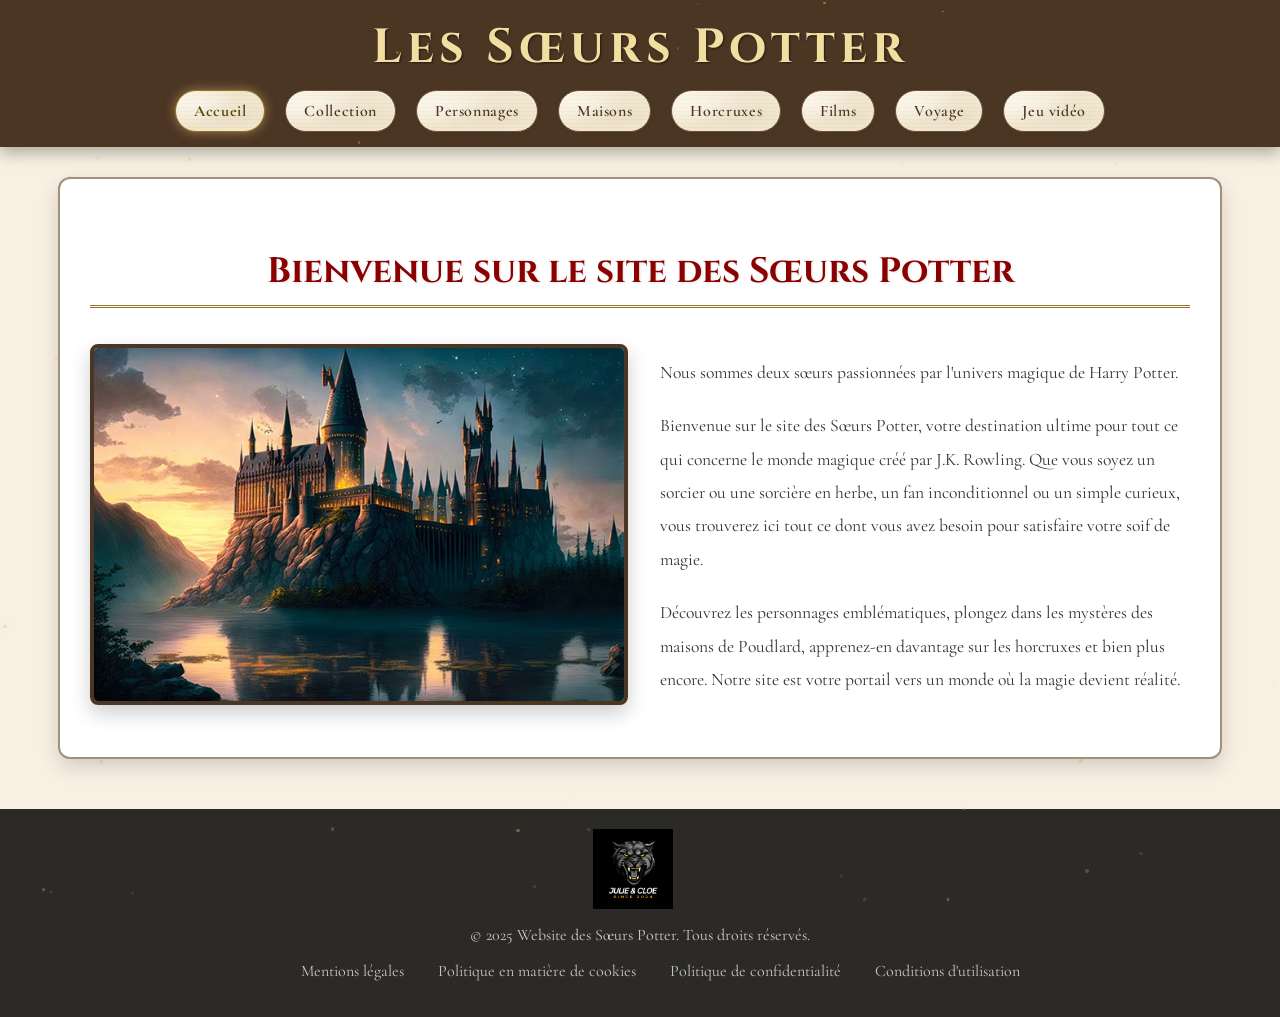
<file: pages/index.html>
<!DOCTYPE html>
<html lang="fr">
	<head>
		<meta charset="utf-8" />
		<meta name="viewport" content="width=device-width, initial-scale=1.0" />
		<title>Accueil</title>
		<link rel="stylesheet" href="../styles/styleI.css" charset="utf-8" />
		<link rel="stylesheet" href="../styles/theme.css" charset="utf-8" />
		<link rel="stylesheet" href="../styles/boutons.css" charset="utf-8" />
		<link rel="icon" type="image/png" href="../images/logo.png" />
		<script src="../scripts/scriptI.js" charset="utf-8" defer></script>
		<link href="https://fonts.googleapis.com/css2?family=Cinzel:wght@400;700&family=Cormorant+Garamond:wght@400;700&display=swap" rel="stylesheet">
	</head>
	<body>
	
		<header>
			<h1>Les Sœurs Potter</h1>
			<nav>
				<a href="index.html" id="actif" class="menu-button">Accueil</a>
				<a href="collection.html" class="menu-button">Collection</a>
				<a href="personnages.html" class="menu-button">Personnages</a>
				<a href="maisons.html" class="menu-button">Maisons</a>
				<a href="horcruxes.html" class="menu-button">Horcruxes</a>
				<a href="films.html" class="menu-button">Films</a>
				<a href="voyage.html" class="menu-button">Voyage</a>
				<a href="jeu.html" class="menu-button">Jeu vidéo</a>
			</nav>
		</header>
	
		<section class="presentation animate__animated animate__fadeIn">
			<h2>Bienvenue sur le site des Sœurs Potter</h2>
			<div class="container">
				<div class="image">
					<img src="../images/img1.jpg" alt="Château de Poudlard" />
				</div>
				<div class="description">
					<p>Nous sommes deux sœurs passionnées par l'univers magique de Harry Potter.</p>
					<p>Bienvenue sur le site des Sœurs Potter, votre destination ultime pour tout ce qui concerne le monde magique créé par J.K. Rowling. Que vous soyez un sorcier ou une sorcière en herbe, un fan inconditionnel ou un simple curieux, vous trouverez ici tout ce dont vous avez besoin pour satisfaire votre soif de magie.</p>
					<p>Découvrez les personnages emblématiques, plongez dans les mystères des maisons de Poudlard, apprenez-en davantage sur les horcruxes et bien plus encore. Notre site est votre portail vers un monde où la magie devient réalité.</p>
				</div>
			</div>
		</section>
			
		<footer>
			<div class="footer-logo">
				<img src="../images/logo.png" alt="Logo"/>
			</div>
			<p>© 2025 Website des Sœurs Potter. Tous droits réservés.</p>
			<ul class="footer-links">
				<li><a href="">Mentions légales</a></li>
				<li><a href="">Politique en matière de cookies</a></li>
				<li><a href="">Politique de confidentialité</a></li>
				<li><a href="">Conditions d'utilisation</a></li>
			</ul>
		</footer>
	</body>
</html>
</file>
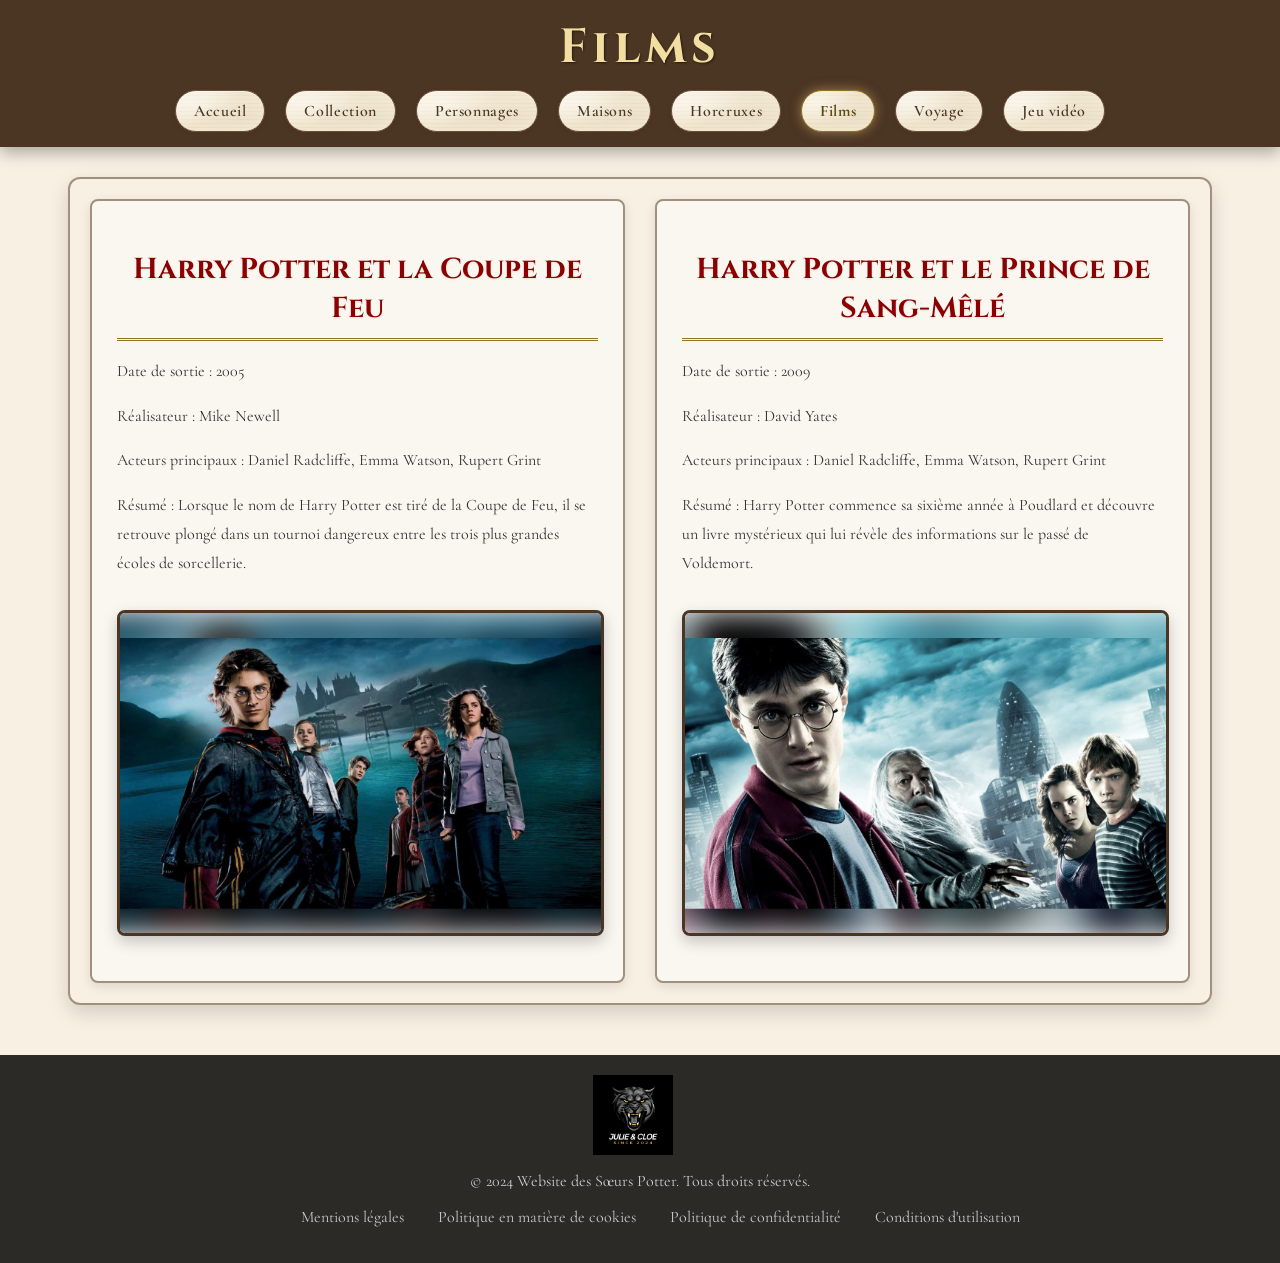
<file: pages/films.html>
<!DOCTYPE html>
<html lang="fr" xmlns="http://www.w3.org/1999/xhtml">
	<head>
		<meta charset="utf-8" />
		<meta name="viewport" content="width=device-width, initial-scale=1.0" />
		<title>Films</title>
		<link rel="stylesheet" href="../styles/styleF.css" charset="utf-8" />
		<link rel="stylesheet" href="../styles/theme.css" charset="utf-8" />
		<link rel="stylesheet" href="../styles/boutons.css" charset="utf-8" />
		<link rel="icon" type="image/png" href="../images/logo.png" />
		<link href="https://fonts.googleapis.com/css2?family=Cinzel:wght@400;700&family=Cormorant+Garamond:wght@400;700&display=swap" rel="stylesheet">
		<link rel="stylesheet" href="https://cdnjs.cloudflare.com/ajax/libs/animate.css/4.1.1/animate.min.css" />
		<script src="../scripts/scriptF.js" charset="utf-8" defer></script>
	</head>
	<body>
		<header>
			<h1>Films</h1>
			<nav>
				<a href="index.html" class="menu-button">Accueil</a>
				<a href="collection.html" class="menu-button">Collection</a>
				<a href="personnages.html" class="menu-button">Personnages</a>
				<a href="maisons.html" class="menu-button">Maisons</a>
				<a href="horcruxes.html" class="menu-button">Horcruxes</a>
				<a href="films.html" id="actif" class="menu-button">Films</a>
				<a href="voyage.html" class="menu-button">Voyage</a>
				<a href="jeu.html" class="menu-button">Jeu vidéo</a>
			</nav>
		</header>

		<section class="film">
			<div class="film-info animate__animated animate__fadeIn">
				<h2>Harry Potter et la Coupe de Feu</h2>
				<p>Date de sortie : 2005</p>
				<p>Réalisateur : Mike Newell</p>
				<p>Acteurs principaux : Daniel Radcliffe, Emma Watson, Rupert Grint</p>
				<p>Résumé : Lorsque le nom de Harry Potter est tiré de la Coupe de Feu,
				il se retrouve plongé dans un tournoi dangereux entre les trois plus grandes écoles de sorcellerie.</p><br />
				<img src="../images/harry_potter4.jpg" alt="Harry Potter et la coupe de feu" />
			</div>
			<div class="film-info animate__animated animate__fadeIn">
				<h2>Harry Potter et le Prince de Sang-Mêlé</h2>
				<p>Date de sortie : 2009</p>
				<p>Réalisateur : David Yates</p>
				<p>Acteurs principaux : Daniel Radcliffe, Emma Watson, Rupert Grint</p>
				<p>Résumé : Harry Potter commence sa sixième année à Poudlard
				et découvre un livre mystérieux qui lui révèle des informations sur le passé de Voldemort.</p><br />
				<img src="../images/harry_potter6.jpg" alt="Harry Potter et le prince de sang-Mêlé" />
			</div>
		</section>

		<footer>
			<div class="footer-logo">
				<img src="../images/logo.png" alt="Logo" />
			</div>
			<p>© 2024 Website des Sœurs Potter. Tous droits réservés.</p>
			<ul class="footer-links">
				<li><a href="">Mentions légales</a></li>
				<li><a href="">Politique en matière de cookies</a></li>
				<li><a href="">Politique de confidentialité</a></li>
				<li><a href="">Conditions d'utilisation</a></li>
			</ul>
		</footer>

	</body>
</html>
</file>
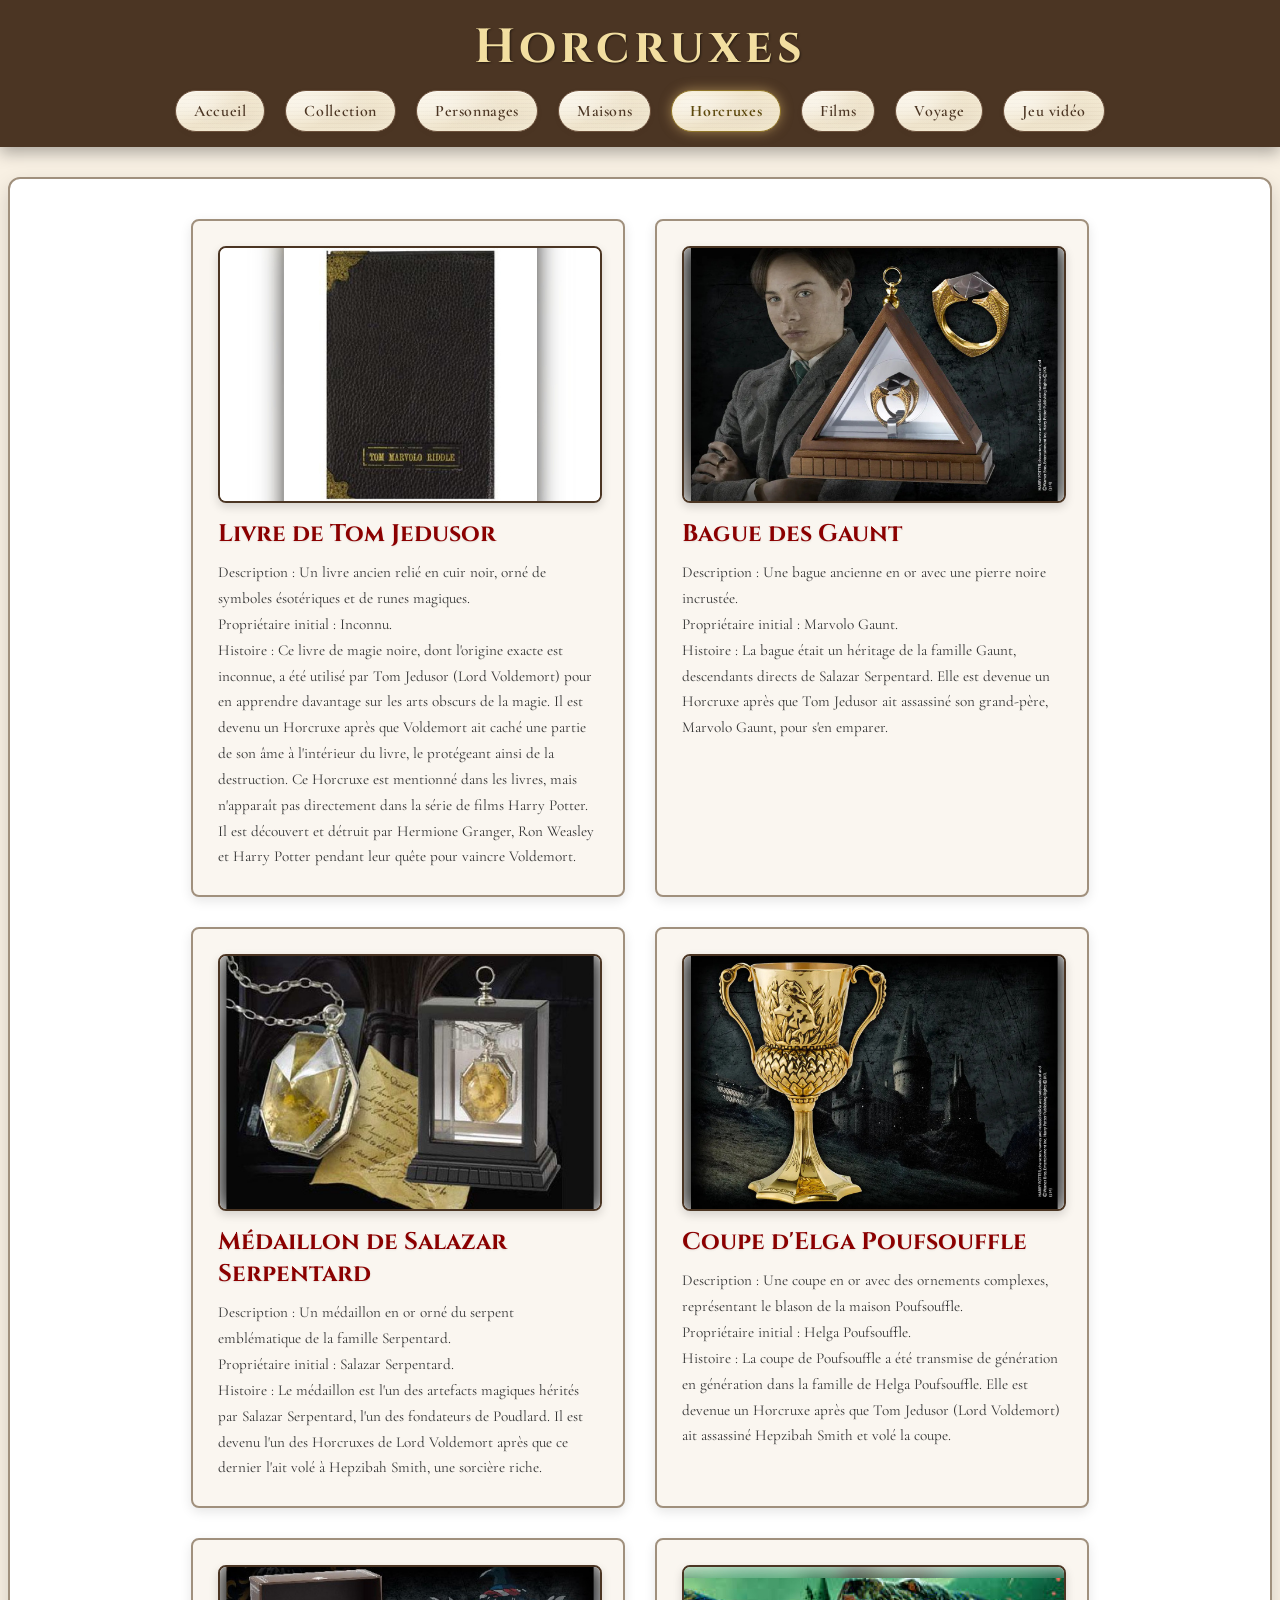
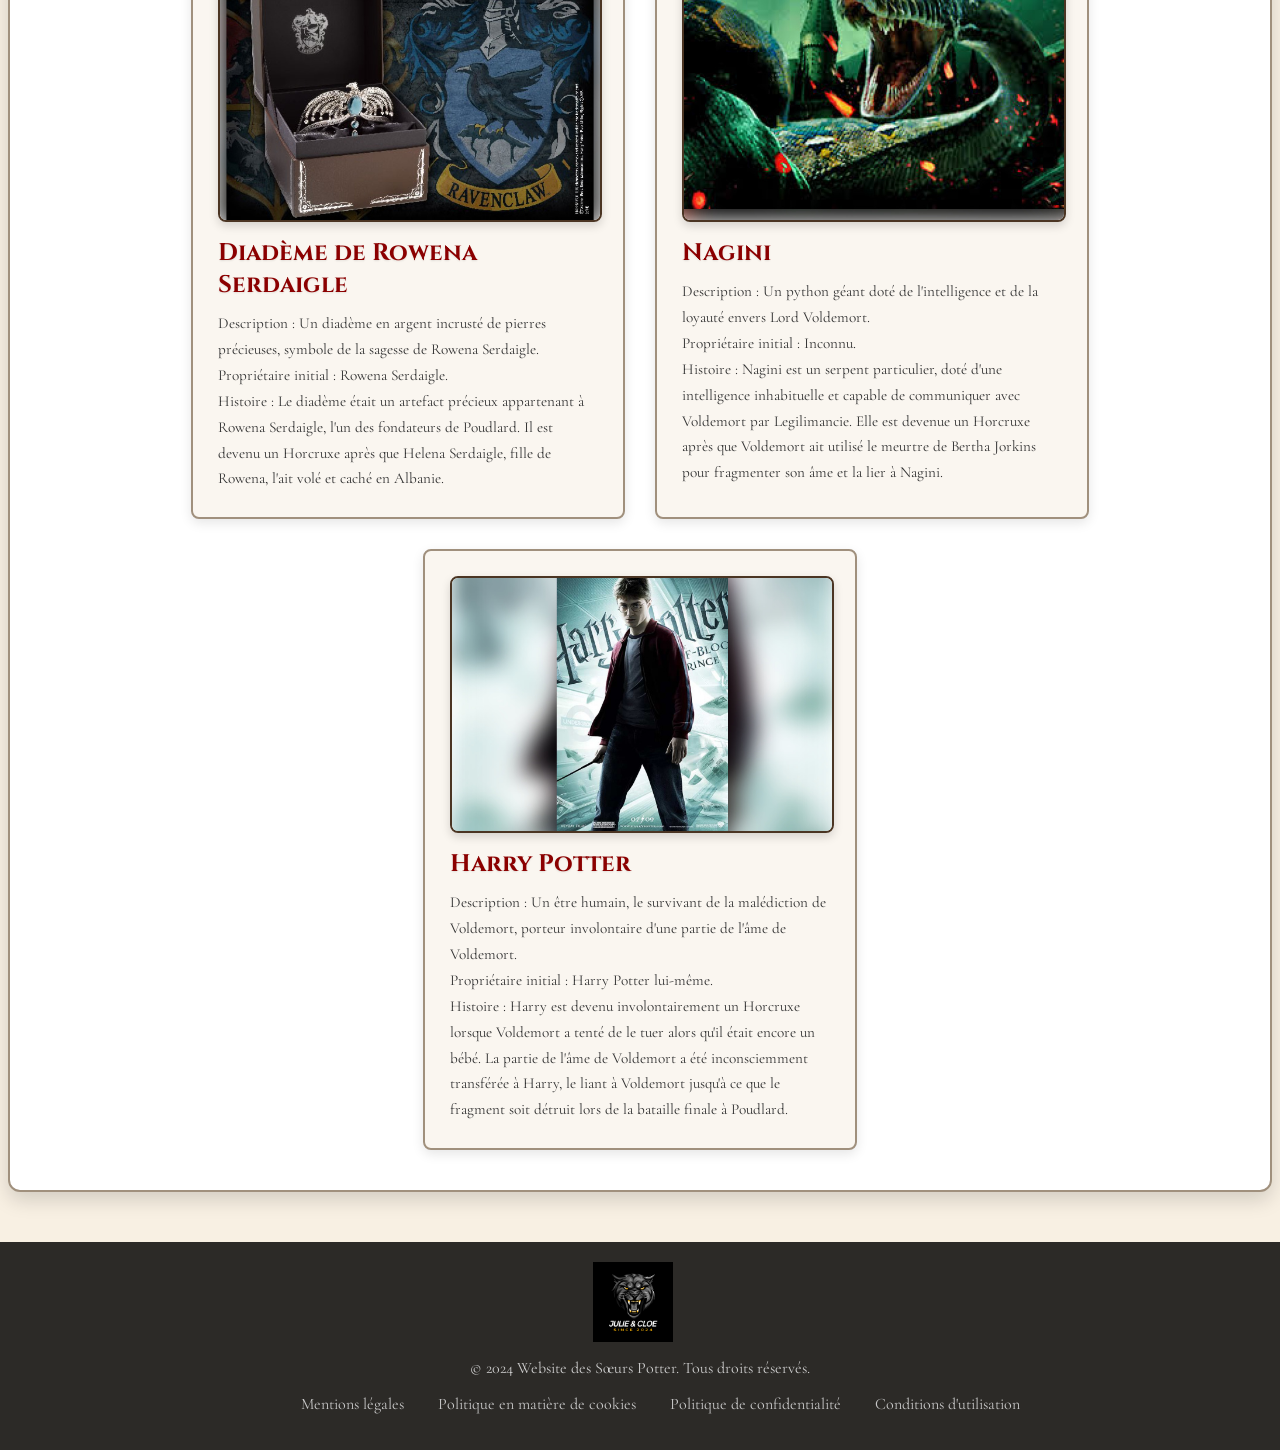
<file: pages/horcruxes.html>
<!DOCTYPE html>
<html lang="fr" xmlns="http://www.w3.org/1999/xhtml">
	<head>
		<meta charset="utf-8" />
		<meta name="viewport" content="width=device-width, initial-scale=1.0" />
		<title>Horcruxes</title>
		<link rel="stylesheet" href="../styles/styleH.css" charset="utf-8" />
		<link rel="stylesheet" href="../styles/theme.css" charset="utf-8" />
		<link rel="stylesheet" href="../styles/boutons.css" charset="utf-8" />
		<link rel="icon" type="image/png" href="../images/logo.png" />
		<link href="https://fonts.googleapis.com/css2?family=Cinzel:wght@400;700&family=Cormorant+Garamond:wght@400;700&display=swap" rel="stylesheet">
		<link rel="stylesheet" href="https://cdnjs.cloudflare.com/ajax/libs/animate.css/4.1.1/animate.min.css" />
		<script src="../scripts/scriptH.js" charset="utf-8" defer></script>
	</head>
	<body>

		<header>
			<h1>Horcruxes</h1>
			<nav>
				<a href="index.html" class="menu-button">Accueil</a>
				<a href="collection.html" class="menu-button">Collection</a>
				<a href="personnages.html" class="menu-button">Personnages</a>
				<a href="maisons.html" class="menu-button">Maisons</a>
				<a href="horcruxes.html" id="actif" class="menu-button">Horcruxes</a>
				<a href="films.html" class="menu-button">Films</a>
				<a href="voyage.html" class="menu-button">Voyage</a>
				<a href="jeu.html" class="menu-button">Jeu vidéo</a>
			</nav>
		</header>

		<section class="horcruxes-list">
			<div class="horcrux animate__animated animate__fadeIn">
				<img src="../images/livre.jpg" alt="Livre Tom Jedusor" />
				<h3>Livre de Tom Jedusor</h3>
				<p>Description : Un livre ancien relié en cuir noir, orné de symboles ésotériques
				et de runes magiques.<br />
				Propriétaire initial : Inconnu.<br />
				Histoire : Ce livre de magie noire, dont l'origine exacte est inconnue,
				a été utilisé par Tom Jedusor (Lord Voldemort) pour en apprendre davantage sur
				les arts obscurs de la magie. Il est devenu un Horcruxe après que Voldemort ait
				caché une partie de son âme à l'intérieur du livre, le protégeant ainsi de la destruction.
				Ce Horcruxe est mentionné dans les livres, mais n'apparaît pas directement dans la série de films Harry Potter.
				Il est découvert et détruit par Hermione Granger, Ron Weasley et Harry Potter pendant leur quête pour vaincre Voldemort.</p>
			</div>
			<div class="horcrux animate__animated animate__fadeIn">
				<img src="../images/bague.jpg" alt="Bague Gaunt" />
				<h3>Bague des Gaunt</h3>
				<p>Description : Une bague ancienne en or avec une pierre noire incrustée.<br />
				Propriétaire initial : Marvolo Gaunt.<br />
				Histoire : La bague était un héritage de la famille Gaunt, descendants directs de Salazar Serpentard.
				Elle est devenue un Horcruxe après que Tom Jedusor ait assassiné son grand-père, Marvolo Gaunt, pour s'en emparer.</p>
			</div>
			<div class="horcrux animate__animated animate__fadeIn">
				<img src="../images/medaillon.jpg" alt="Médaillon Salazar Serpentard" />
				<h3>Médaillon de Salazar Serpentard</h3>
				<p>Description : Un médaillon en or orné du serpent emblématique de la famille Serpentard.<br />
				Propriétaire initial : Salazar Serpentard.<br />
				Histoire : Le médaillon est l'un des artefacts magiques hérités par Salazar Serpentard,
				l'un des fondateurs de Poudlard. Il est devenu l'un des Horcruxes de Lord Voldemort
				après que ce dernier l'ait volé à Hepzibah Smith, une sorcière riche.</p>
			</div>
			<div class="horcrux animate__animated animate__fadeIn">
				<img src="../images/coupe.jpg" alt="Coupe Elga Poufsouffle" />
				<h3>Coupe d'Elga Poufsouffle</h3>
				<p>Description : Une coupe en or avec des ornements complexes,
				représentant le blason de la maison Poufsouffle.<br />
				Propriétaire initial : Helga Poufsouffle.<br />
				Histoire : La coupe de Poufsouffle a été transmise de génération en génération dans la
				famille de Helga Poufsouffle. Elle est devenue un Horcruxe après que Tom Jedusor (Lord Voldemort)
				ait assassiné Hepzibah Smith et volé la coupe.</p>
			</div>
			<div class="horcrux animate__animated animate__fadeIn">
				<img src="../images/diademe.jpg" alt="Diadème Rowena Serdaigle" />
				<h3>Diadème de Rowena Serdaigle</h3>
				<p>Description : Un diadème en argent incrusté de pierres précieuses,
				symbole de la sagesse de Rowena Serdaigle.<br />
				Propriétaire initial : Rowena Serdaigle.<br />
				Histoire : Le diadème était un artefact précieux appartenant à Rowena Serdaigle, l'un des fondateurs de Poudlard.
				Il est devenu un Horcruxe après que Helena Serdaigle, fille de Rowena, l'ait volé et caché en Albanie.</p>
			</div>
			<div class="horcrux animate__animated animate__fadeIn">
				<img src="../images/nagini.jpg" alt="Nagini" />
				<h3>Nagini</h3>
				<p>Description : Un python géant doté de l'intelligence et de la loyauté envers Lord Voldemort.<br />
				Propriétaire initial : Inconnu.<br />
				Histoire : Nagini est un serpent particulier, doté d'une intelligence inhabituelle et
				capable de communiquer avec Voldemort par Legilimancie. Elle est devenue un Horcruxe
				après que Voldemort ait utilisé le meurtre de Bertha Jorkins pour fragmenter son âme et la lier à Nagini.</p>
			</div>
			<div class="horcrux animate__animated animate__fadeIn">
				<img src="../images/harry_potter.jpg" alt="Harry Potter" />
				<h3>Harry Potter</h3>
				<p>Description : Un être humain, le survivant de la malédiction de Voldemort,
				porteur involontaire d'une partie de l'âme de Voldemort.<br />
				Propriétaire initial : Harry Potter lui-même.<br />
				Histoire : Harry est devenu involontairement un Horcruxe lorsque Voldemort
				a tenté de le tuer alors qu'il était encore un bébé.
				La partie de l'âme de Voldemort a été inconsciemment transférée à Harry,
				le liant à Voldemort jusqu'à ce que le fragment soit détruit lors de la bataille finale à Poudlard.</p>
			</div>
		</section>

		<footer>
			<div class="footer-logo">
				<img src="../images/logo.png" alt="Logo" />
			</div>
			<p>© 2024 Website des Sœurs Potter. Tous droits réservés.</p>
			<ul class="footer-links">
				<li><a href="">Mentions légales</a></li>
				<li><a href="">Politique en matière de cookies</a></li>
				<li><a href="">Politique de confidentialité</a></li>
				<li><a href="">Conditions d'utilisation</a></li>
			</ul>
		</footer>

	</body>
</html>
</file>
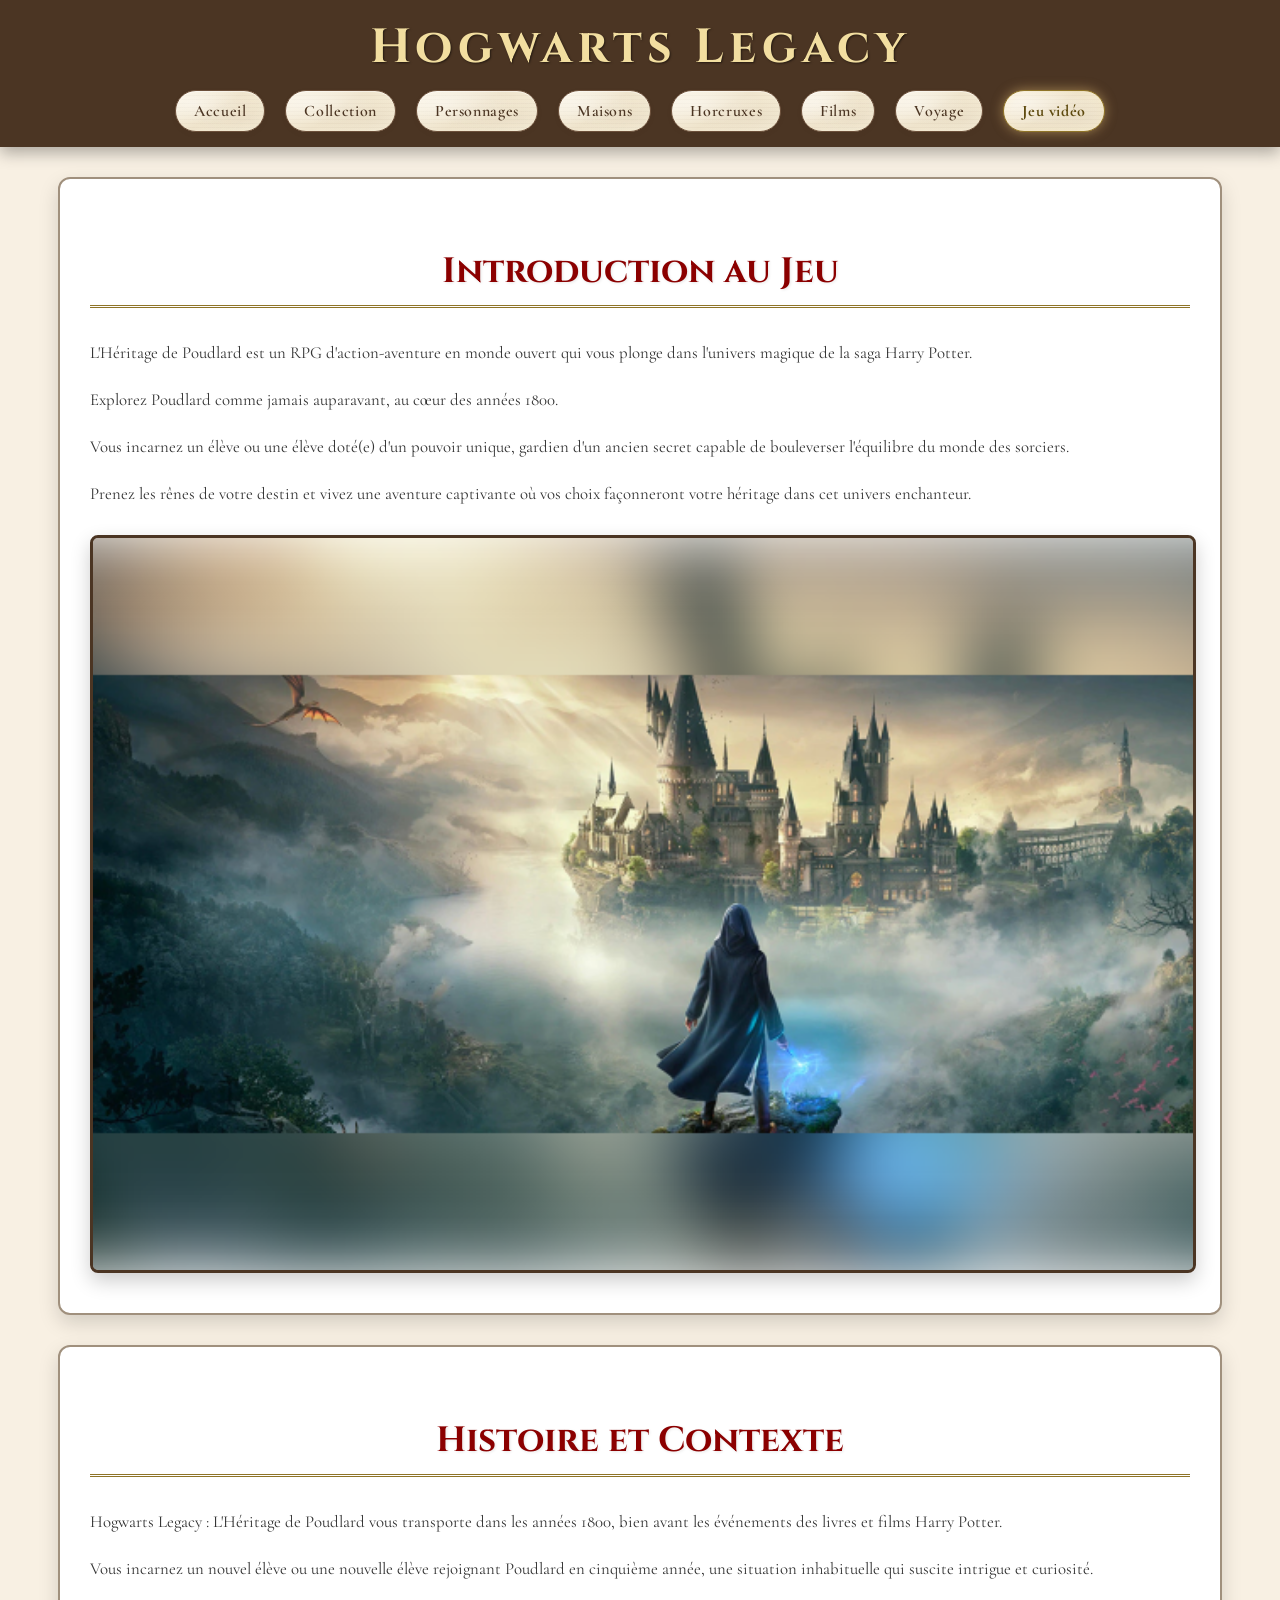
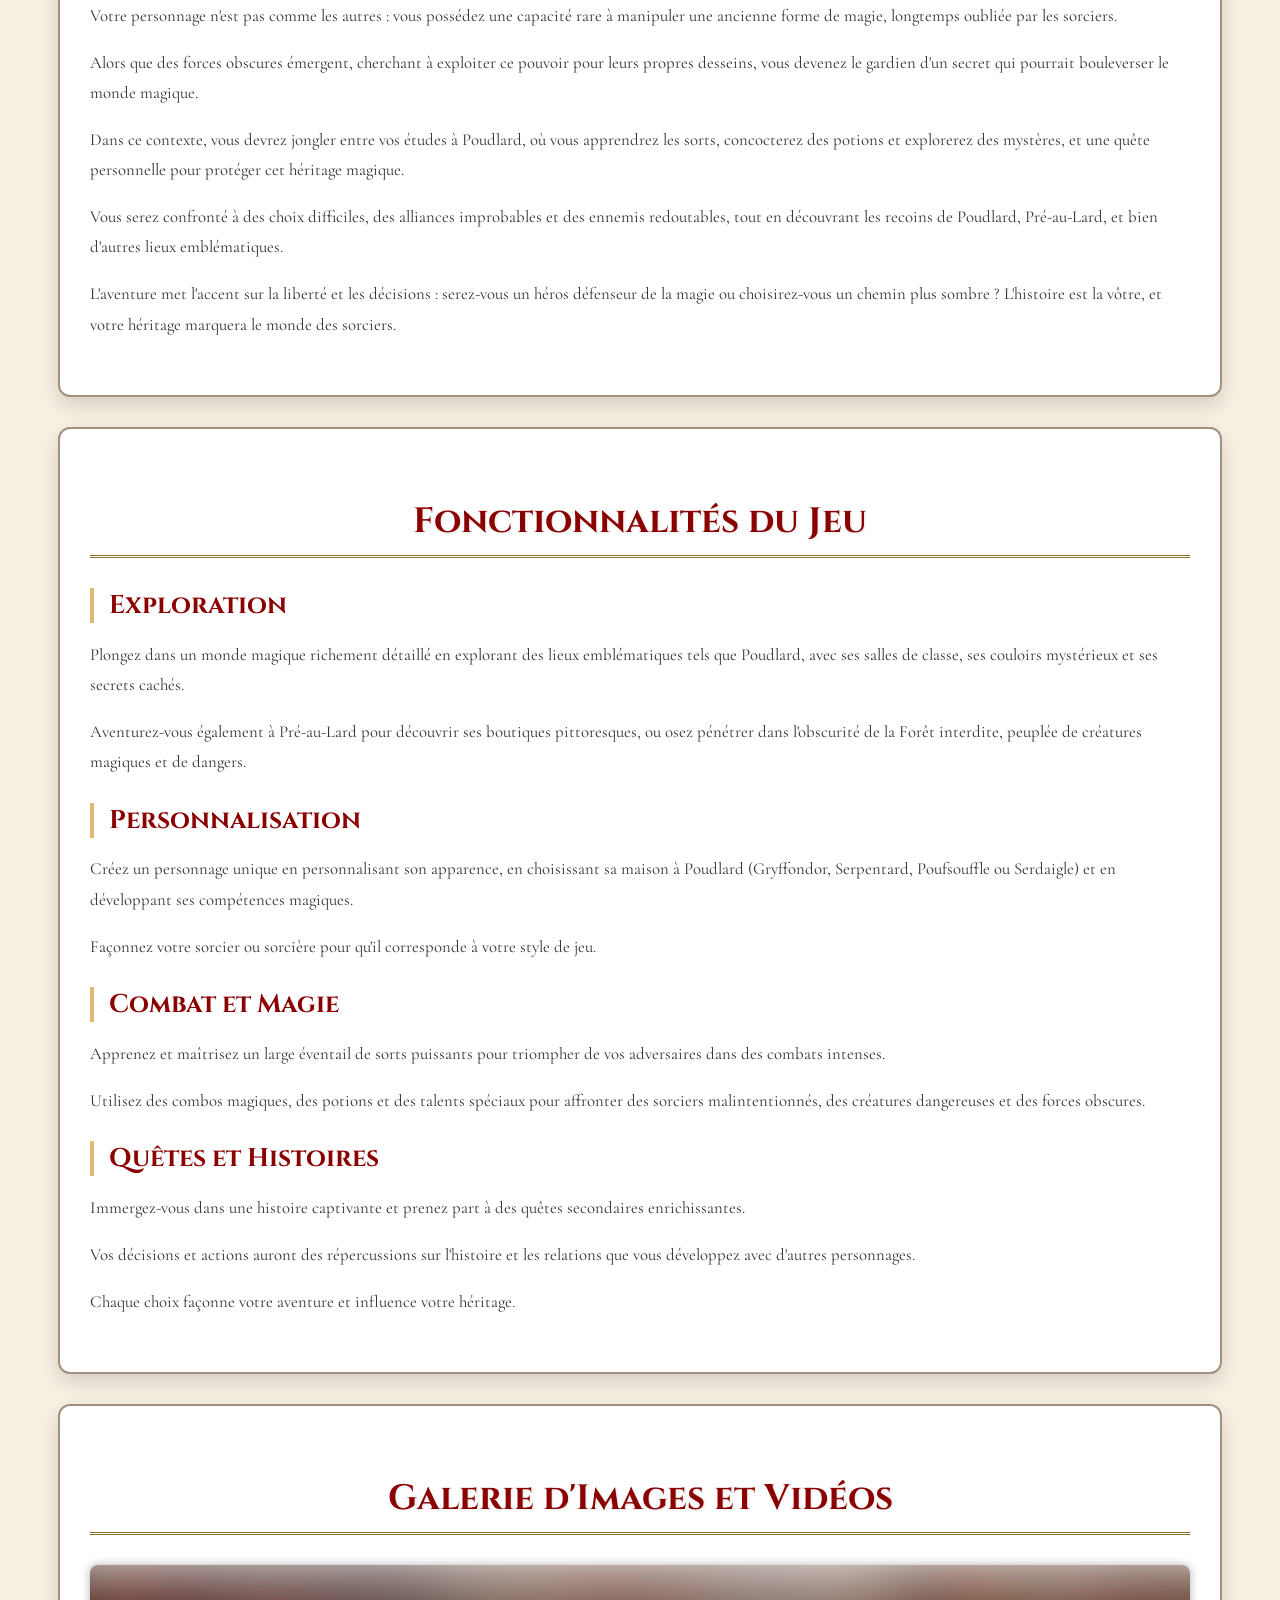
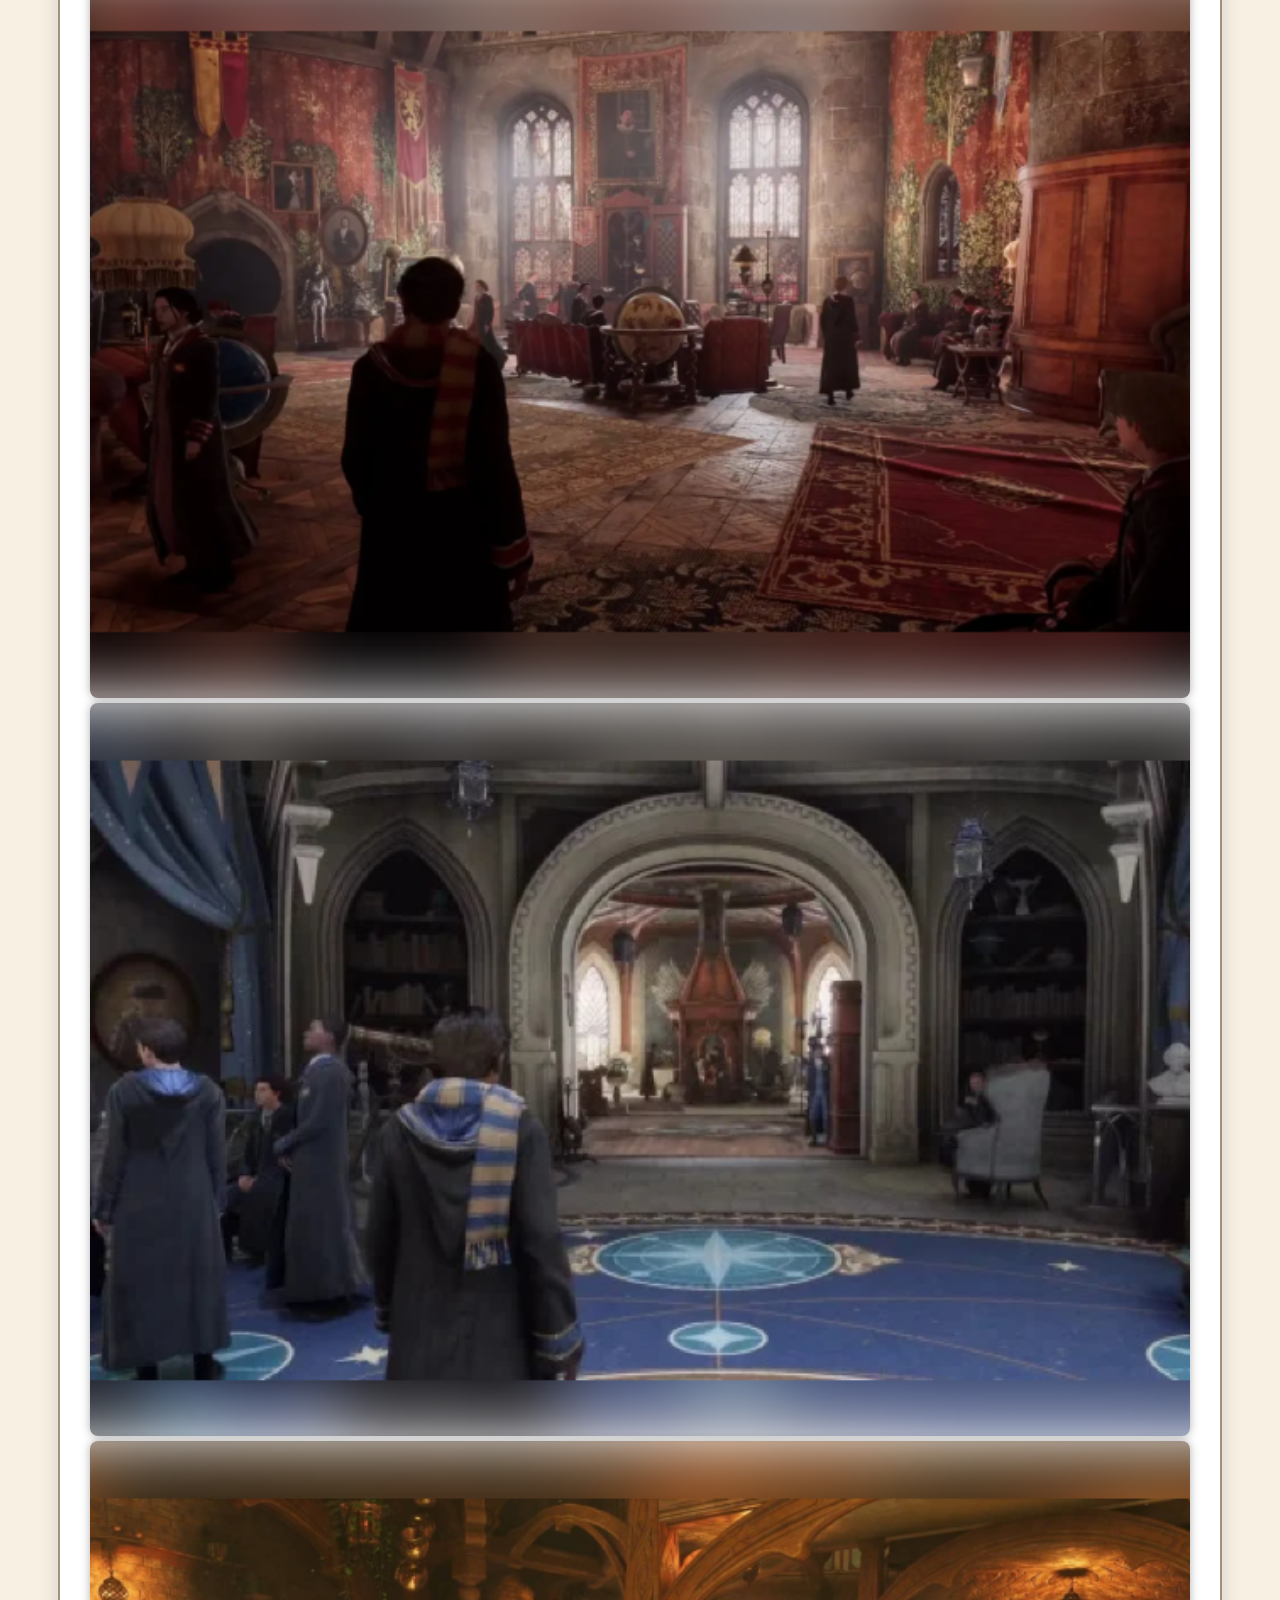
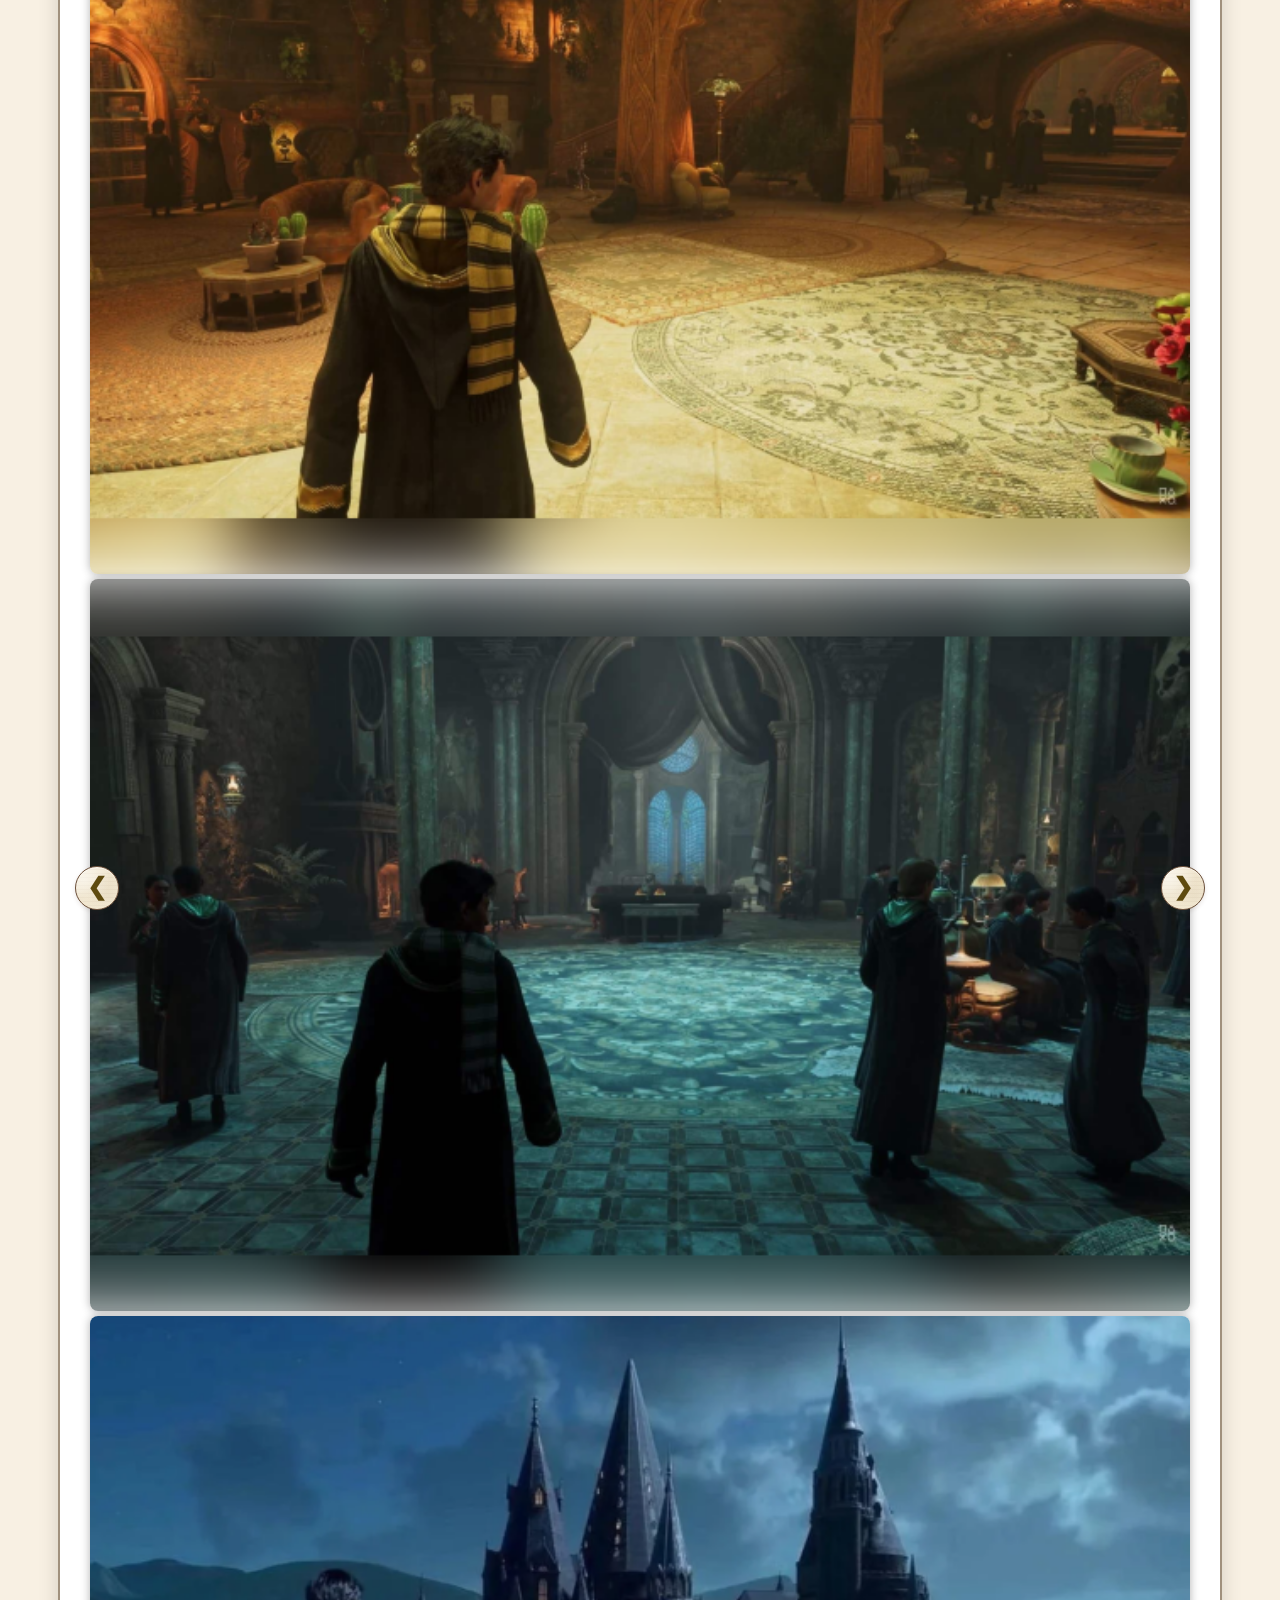
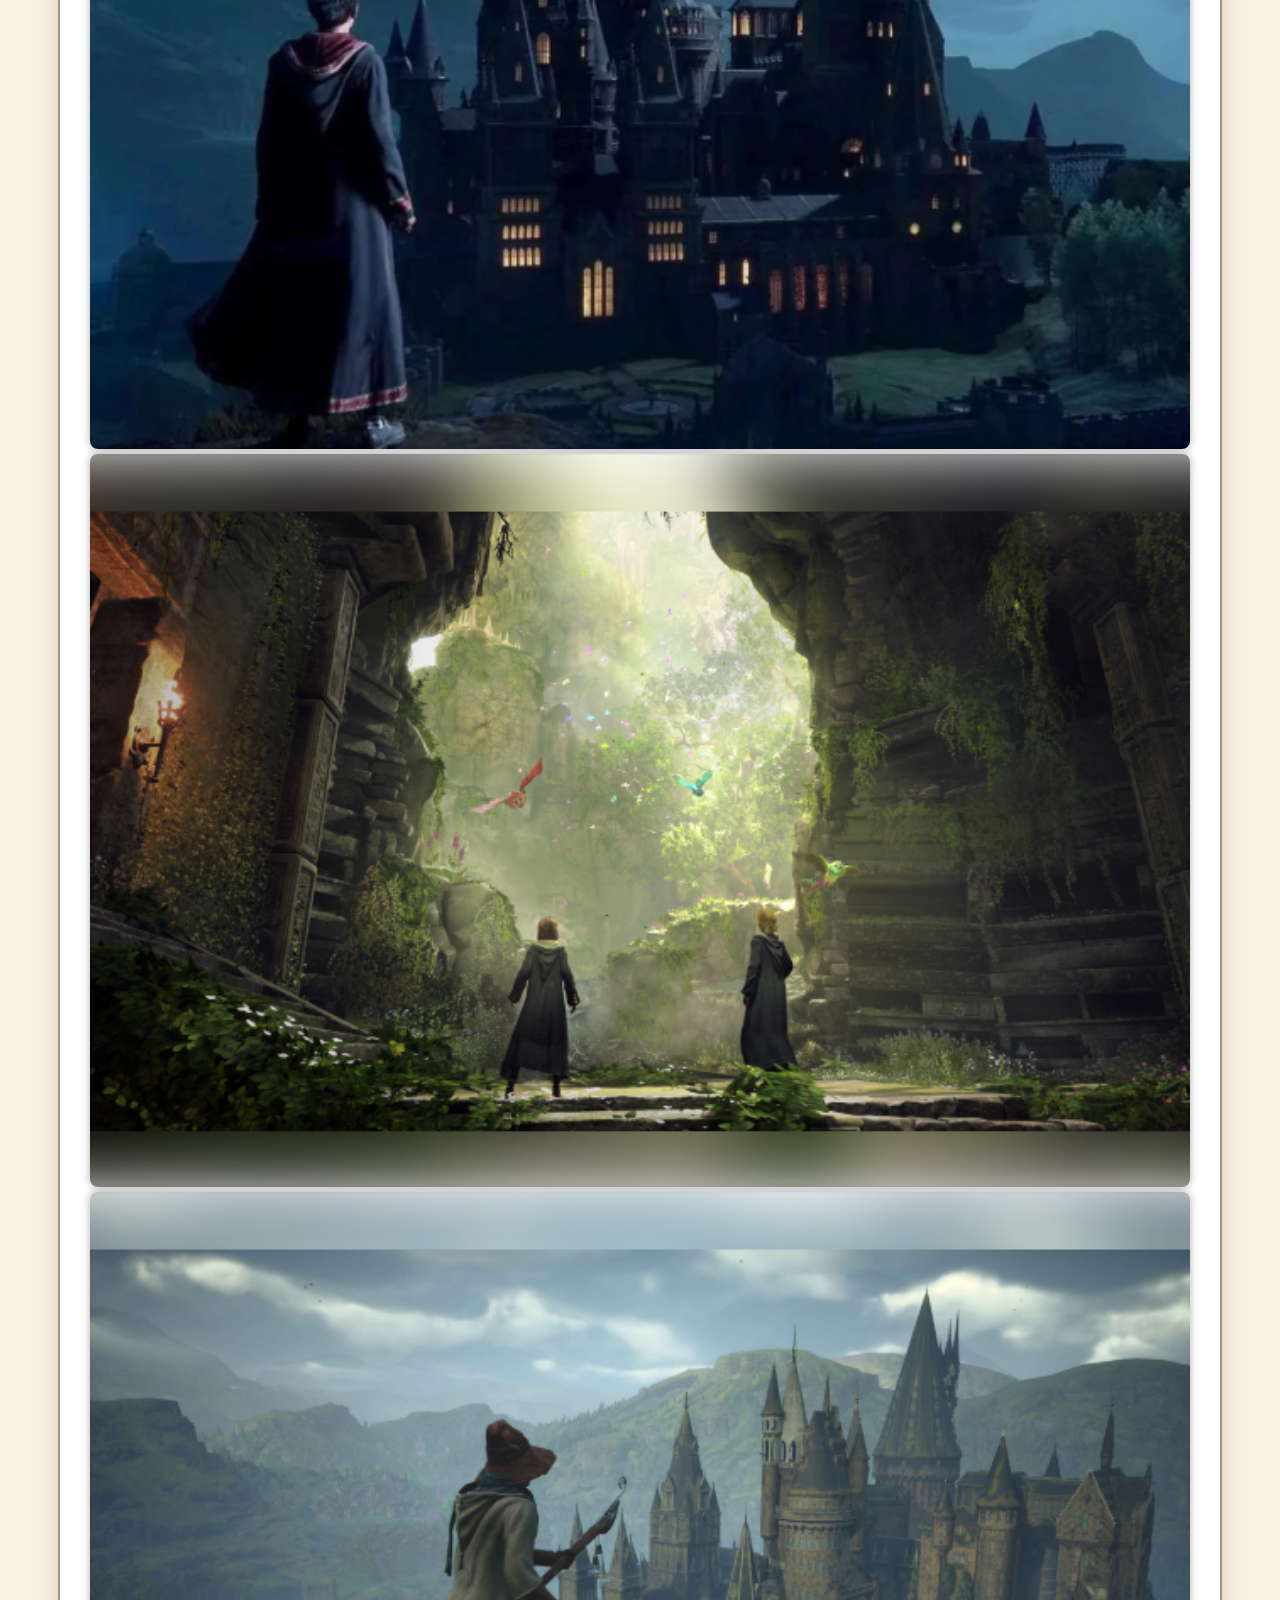
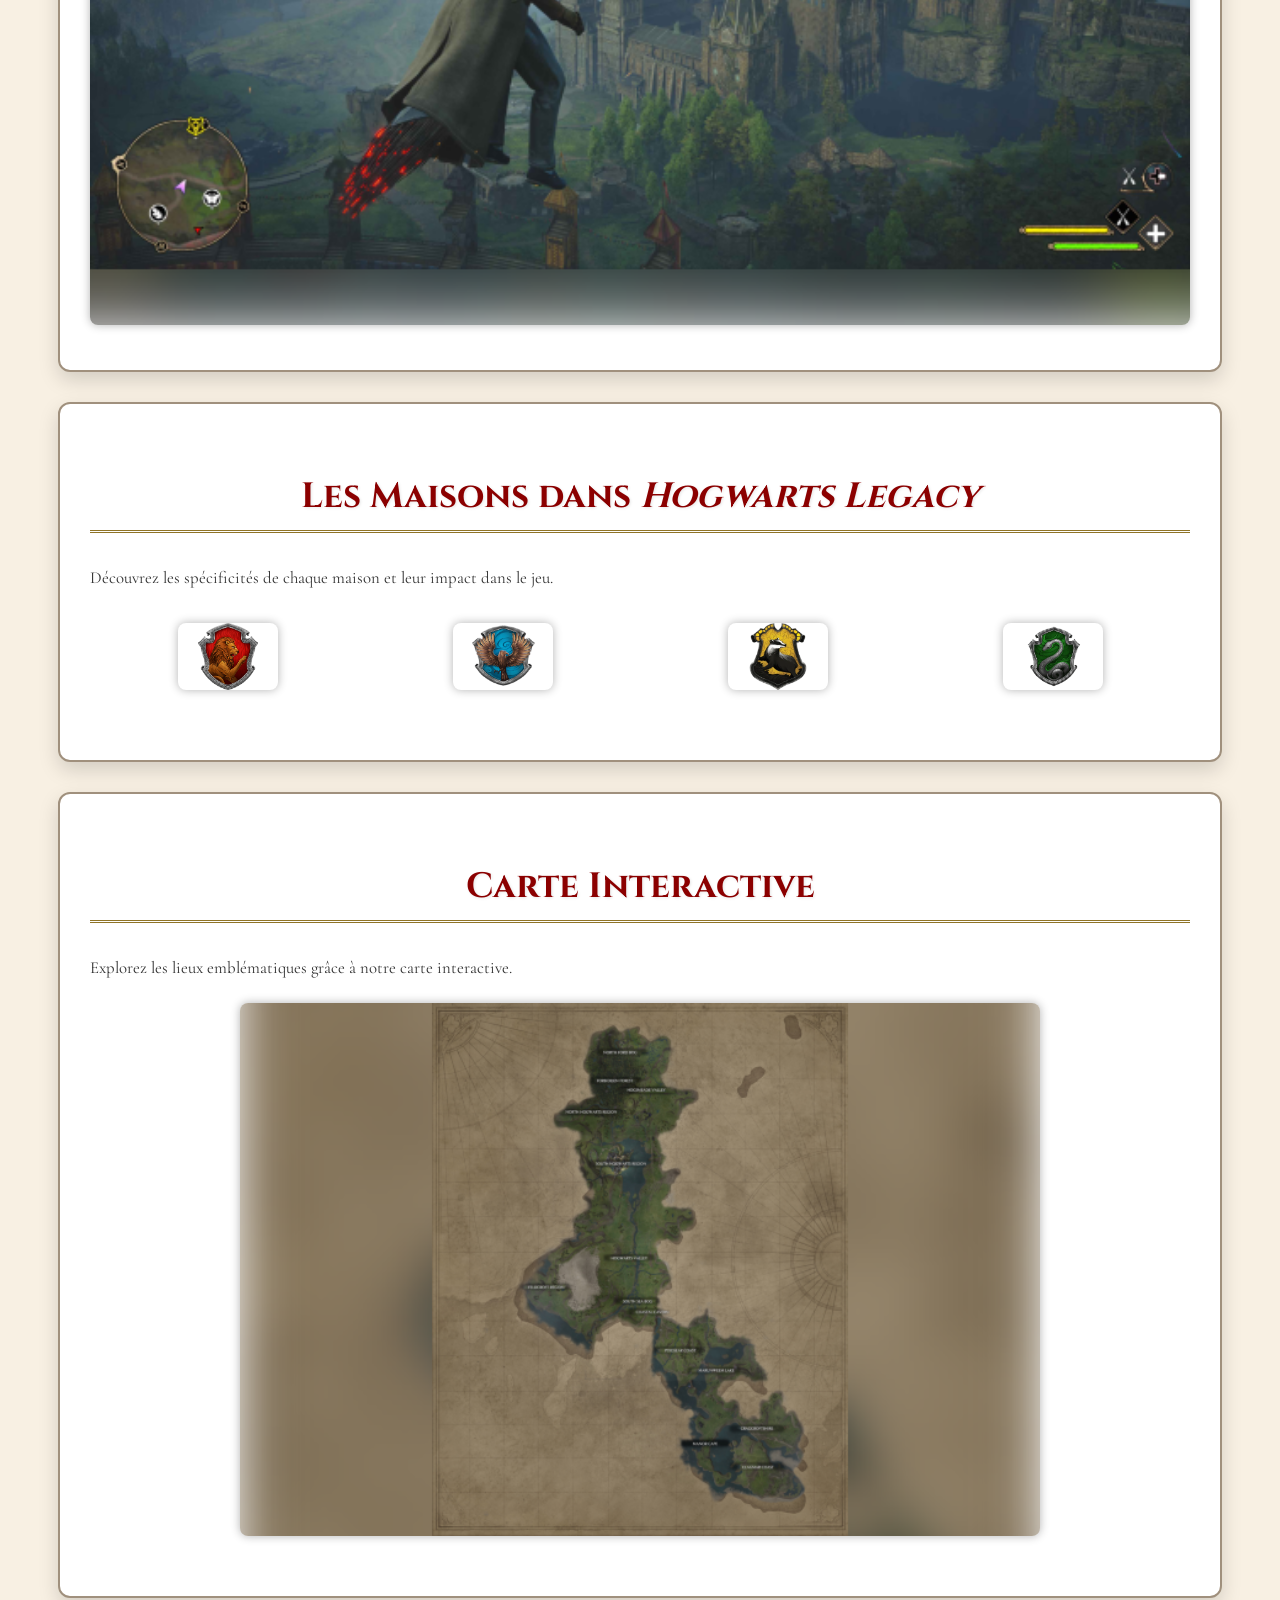
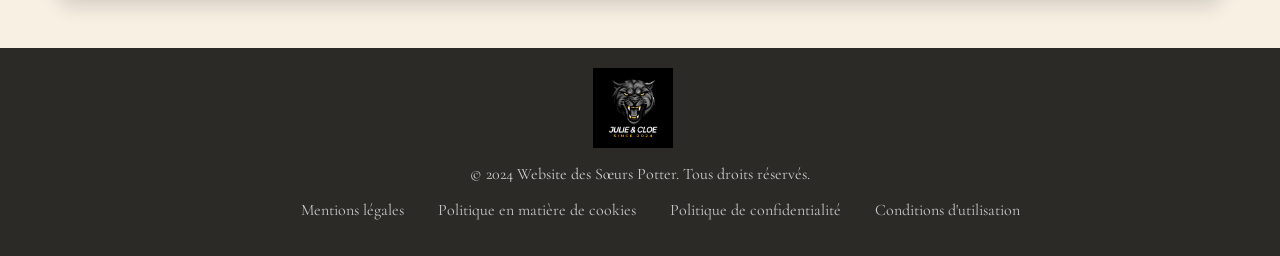
<file: pages/jeu.html>
<!DOCTYPE html>
<html lang="fr" xmlns="http://www.w3.org/1999/xhtml">
	<head>
		<meta charset="utf-8" />
		<meta name="viewport" content="width=device-width, initial-scale=1.0" />
		<title>Hogwarts Legacy</title>
		<link rel="stylesheet" href="../styles/styleJ.css" charset="utf-8" />
		<link rel="stylesheet" href="../styles/theme.css" charset="utf-8" />
		<link rel="stylesheet" href="../styles/boutons.css" charset="utf-8" />
		<link rel="icon" type="image/png" href="../images/logo.png" />
		<link href="https://fonts.googleapis.com/css2?family=Cinzel:wght@400;700&family=Cormorant+Garamond:wght@400;700&display=swap" rel="stylesheet">
		<link rel="stylesheet" href="https://cdnjs.cloudflare.com/ajax/libs/animate.css/4.1.1/animate.min.css" />
		<script src="../scripts/scriptJ.js" charset="utf-8" defer></script>
	</head>
	<body>
		<header>
			<h1>Hogwarts Legacy</h1>
			<nav>
				<a href="index.html" class="menu-button">Accueil</a>
				<a href="collection.html" class="menu-button">Collection</a>
				<a href="personnages.html" class="menu-button">Personnages</a>
				<a href="maisons.html" class="menu-button">Maisons</a>
				<a href="horcruxes.html" class="menu-button">Horcruxes</a>
				<a href="films.html" class="menu-button">Films</a>
				<a href="voyage.html" class="menu-button">Voyage</a>
                <a href="jeu.html" id="actif" class="menu-button">Jeu vidéo</a>
			</nav>
		</header>

		<section class="introduction">
			<h2>Introduction au Jeu</h2>
			<p>L'Héritage de Poudlard est un RPG d'action-aventure en monde ouvert qui vous plonge dans l'univers magique de la saga Harry Potter.</p>
			<p>Explorez Poudlard comme jamais auparavant, au cœur des années 1800.</p>
			<p>Vous incarnez un élève ou une élève doté(e) d'un pouvoir unique, gardien d'un ancien secret capable de bouleverser l'équilibre du monde des sorciers.</p>
			<p>Prenez les rênes de votre destin et vivez une aventure captivante où vos choix façonneront votre héritage dans cet univers enchanteur.</p>
			<img src="../images/banniere.png" alt="Hogwarts Legacy Banner" />
		</section>

		<section class="story">
			<h2>Histoire et Contexte</h2>
			<p>Hogwarts Legacy : L'Héritage de Poudlard vous transporte dans les années 1800, bien avant les événements des livres et films Harry Potter.</p>
			<p>Vous incarnez un nouvel élève ou une nouvelle élève rejoignant Poudlard en cinquième année, une situation inhabituelle qui suscite intrigue et curiosité.</p>
			<p>Votre personnage n'est pas comme les autres : vous possédez une capacité rare à manipuler une ancienne forme de magie, longtemps oubliée par les sorciers.</p>
			<p>Alors que des forces obscures émergent, cherchant à exploiter ce pouvoir pour leurs propres desseins, vous devenez le gardien d'un secret qui pourrait bouleverser le monde magique.</p>
			<p>Dans ce contexte, vous devrez jongler entre vos études à Poudlard, où vous apprendrez les sorts, concocterez des potions et explorerez des mystères, et une quête personnelle pour protéger cet héritage magique.</p>
			<p>Vous serez confronté à des choix difficiles, des alliances improbables et des ennemis redoutables, tout en découvrant les recoins de Poudlard, Pré-au-Lard, et bien d'autres lieux emblématiques.</p>
			<p>L'aventure met l'accent sur la liberté et les décisions : serez-vous un héros défenseur de la magie ou choisirez-vous un chemin plus sombre ? L'histoire est la vôtre, et votre héritage marquera le monde des sorciers.</p>
		</section>

		<section class="features">
			<h2>Fonctionnalités du Jeu</h2>
			<h3>Exploration</h3>
			<p>Plongez dans un monde magique richement détaillé en explorant des lieux emblématiques tels que Poudlard, avec ses salles de classe, ses couloirs mystérieux et ses secrets cachés.</p>
			<p>Aventurez-vous également à Pré-au-Lard pour découvrir ses boutiques pittoresques, ou osez pénétrer dans l'obscurité de la Forêt interdite, peuplée de créatures magiques et de dangers.</p>
			<h3>Personnalisation</h3>
			<p>Créez un personnage unique en personnalisant son apparence, en choisissant sa maison à Poudlard (Gryffondor, Serpentard, Poufsouffle ou Serdaigle) et en développant ses compétences magiques.</p>
			<p>Façonnez votre sorcier ou sorcière pour qu'il corresponde à votre style de jeu.</p>
			<h3>Combat et Magie</h3>
			<p>Apprenez et maîtrisez un large éventail de sorts puissants pour triompher de vos adversaires dans des combats intenses.</p>
			<p>Utilisez des combos magiques, des potions et des talents spéciaux pour affronter des sorciers malintentionnés, des créatures dangereuses et des forces obscures.</p>
			<h3>Quêtes et Histoires</h3>
			<p>Immergez-vous dans une histoire captivante et prenez part à des quêtes secondaires enrichissantes.</p>
			<p>Vos décisions et actions auront des répercussions sur l'histoire et les relations que vous développez avec d'autres personnages.</p>
			<p>Chaque choix façonne votre aventure et influence votre héritage.</p>
		</section>

		<section class="gallery">
			<h2>Galerie d'Images et Vidéos</h2>
			<div class="carousel">
				<div class="slide"><img src="../images/salle_commune_gryffondor.png" alt="Screenshot 1" /></div>
				<div class="slide"><img src="../images/salle_commune_serdaigle.png" alt="Screenshot 2" /></div>
				<div class="slide"><img src="../images/salle_commune_pouffsouffle.png" alt="Screenshot 3" /></div>
                <div class="slide"><img src="../images/salle_commune_serpentard.png" alt="Screenshot 4" /></div>
                <div class="slide"><img src="../images/chateau.png" alt="Screenshot 5" /></div>
                <div class="slide"><img src="../images/quete.png" alt="Screenshot 6" /></div>
                <div class="slide"><img src="../images/vol.png" alt="Screenshot 7" /></div>
			</div>
			<button class="prev" onclick="prevSlide()">&#10094;</button>
			<button class="next" onclick="nextSlide()">&#10095;</button>
		</section>

		<section class="houses">
			<h2>Les Maisons dans <em>Hogwarts Legacy</em></h2>
			<p>Découvrez les spécificités de chaque maison et leur impact dans le jeu.</p>
			<div class="house-logos">
				<img src="../images/gryffondor.png" alt="Gryffondor" />
				<img src="../images/serdaigle.png" alt="Serdaigle" />
				<img src="../images/poufsouffle.png" alt="Poufsouffle" />
				<img src="../images/serpentard.png" alt="Serpentard" />
			</div>
		</section>

		<section class="map">
			<h2>Carte Interactive</h2>
			<p>Explorez les lieux emblématiques grâce à notre carte interactive.</p>
			<img src="../images/map.png" alt="Carte Interactive" />
		</section>

		<footer>
			<div class="footer-logo">
				<img src="../images/logo.png" alt="Logo" />
			</div>
			<p>© 2024 Website des Sœurs Potter. Tous droits réservés.</p>
			<ul class="footer-links">
				<li><a href="">Mentions légales</a></li>
				<li><a href="">Politique en matière de cookies</a></li>
				<li><a href="">Politique de confidentialité</a></li>
				<li><a href="">Conditions d'utilisation</a></li>
			</ul>
		</footer>
	</body>
</html>
</file>
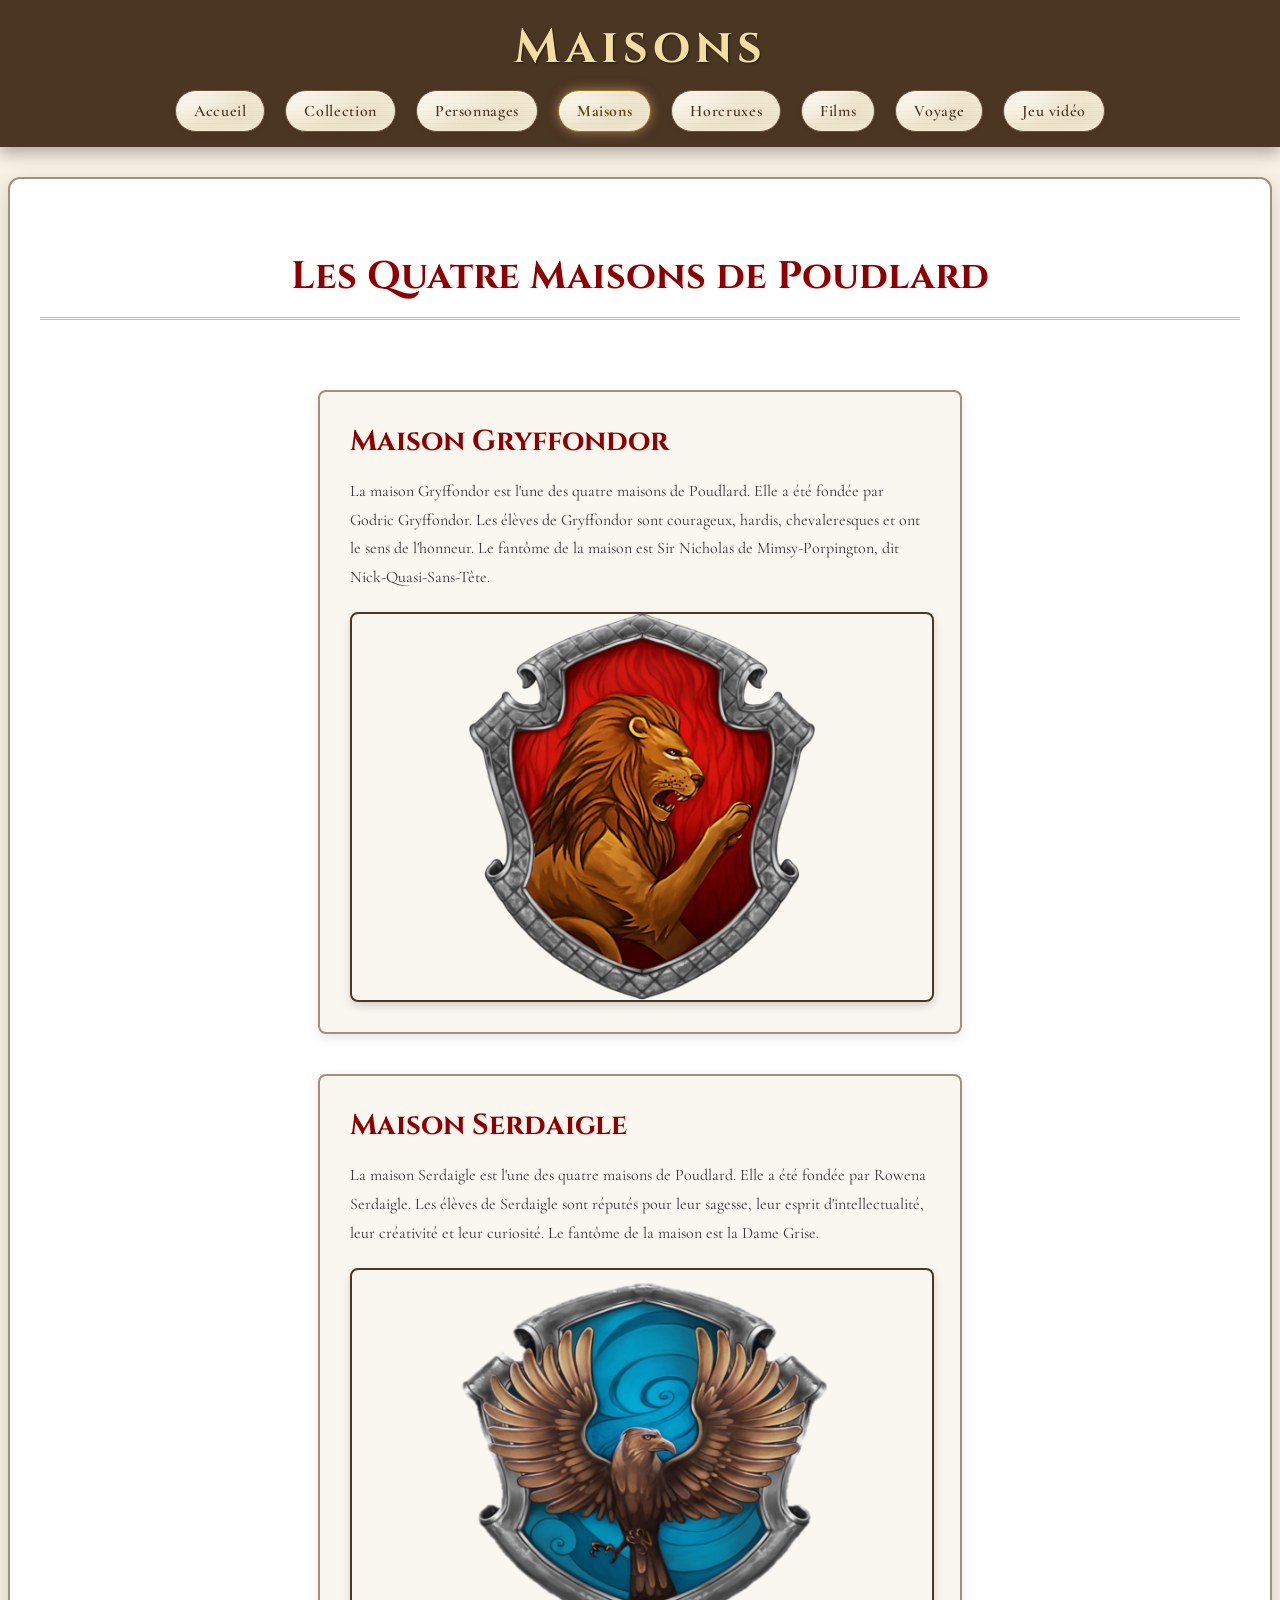
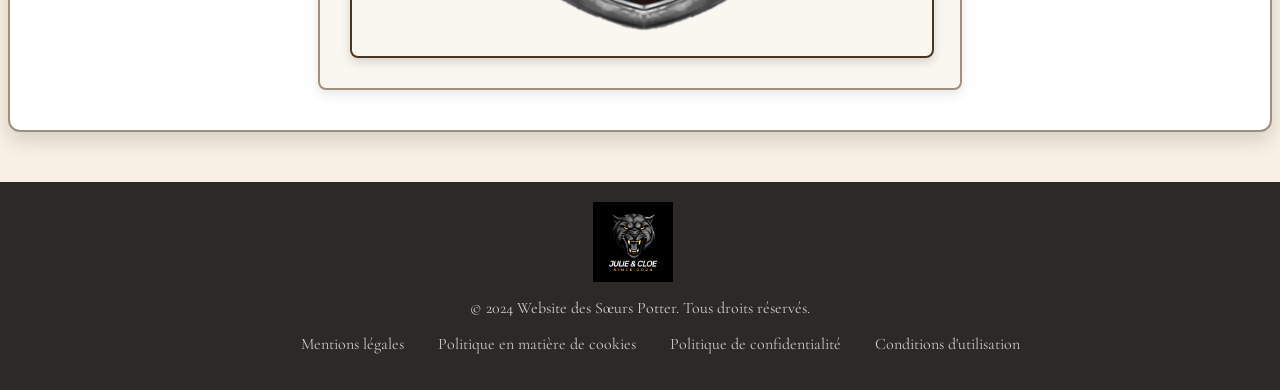
<file: pages/maisons.html>
<!DOCTYPE html>
<html lang="fr" xmlns="http://www.w3.org/1999/xhtml">
	<head>
		<meta charset="utf-8" />
		<meta name="viewport" content="width=device-width, initial-scale=1.0" />
		<title>Maisons</title>
		<link rel="stylesheet" href="../styles/styleM.css" charset="utf-8" />
		<link rel="stylesheet" href="../styles/theme.css" charset="utf-8" />
		<link rel="stylesheet" href="../styles/boutons.css" charset="utf-8" />
		<link rel="icon" type="image/png" href="../images/logo.png" />
		<link href="https://fonts.googleapis.com/css2?family=Cinzel:wght@400;700&family=Cormorant+Garamond:wght@400;700&display=swap" rel="stylesheet">
		<link rel="stylesheet" href="https://cdnjs.cloudflare.com/ajax/libs/animate.css/4.1.1/animate.min.css" />
		<script src="../scripts/scriptM.js" charset="utf-8" defer></script>
	</head>
	<body>

		<header>
			<h1>Maisons</h1>
			<nav>
				<a href="index.html" class="menu-button">Accueil</a>
				<a href="collection.html" class="menu-button">Collection</a>
				<a href="personnages.html" class="menu-button">Personnages</a>
				<a href="maisons.html" id="actif" class="menu-button">Maisons</a>
				<a href="horcruxes.html" class="menu-button">Horcruxes</a>
				<a href="films.html" class="menu-button">Films</a>
				<a href="voyage.html" class="menu-button">Voyage</a>
				<a href="jeu.html" class="menu-button">Jeu vidéo</a>
			</nav>
		</header>

		<section class="house-section">
			<h2>Les Quatre Maisons de Poudlard</h2>
			<div class="house gryffindor">
				<h3>Maison Gryffondor</h3>
				<p>La maison Gryffondor est l'une des quatre maisons de Poudlard.
				Elle a été fondée par Godric Gryffondor.
				Les élèves de Gryffondor sont courageux, hardis,
				chevaleresques et ont le sens de l'honneur.
				Le fantôme de la maison est Sir Nicholas de Mimsy-Porpington,
				dit Nick-Quasi-Sans-Tête.</p>
				<img src="../images/gryffondor.png" alt="Maison Gryffondor" />
			</div>
			<div class="house serdaigle">
				<h3>Maison Serdaigle</h3>
				<p>La maison Serdaigle est l'une des quatre maisons de Poudlard.
				Elle a été fondée par Rowena Serdaigle.
				Les élèves de Serdaigle sont réputés pour leur sagesse,
				leur esprit d'intellectualité, leur créativité et leur curiosité.
				Le fantôme de la maison est la Dame Grise.</p>
				<img src="../images/serdaigle.png" alt="Maison Serdaigle" />
			</div>
		</section>

		<footer>
			<div class="footer-logo">
				<img src="../images/logo.png" alt="Logo" />
			</div>
			<p>© 2024 Website des Sœurs Potter. Tous droits réservés.</p>
			<ul class="footer-links">
				<li><a href="">Mentions légales</a></li>
				<li><a href="">Politique en matière de cookies</a></li>
				<li><a href="">Politique de confidentialité</a></li>
				<li><a href="">Conditions d'utilisation</a></li>
			</ul>
		</footer>

	</body>
</html>
</file>
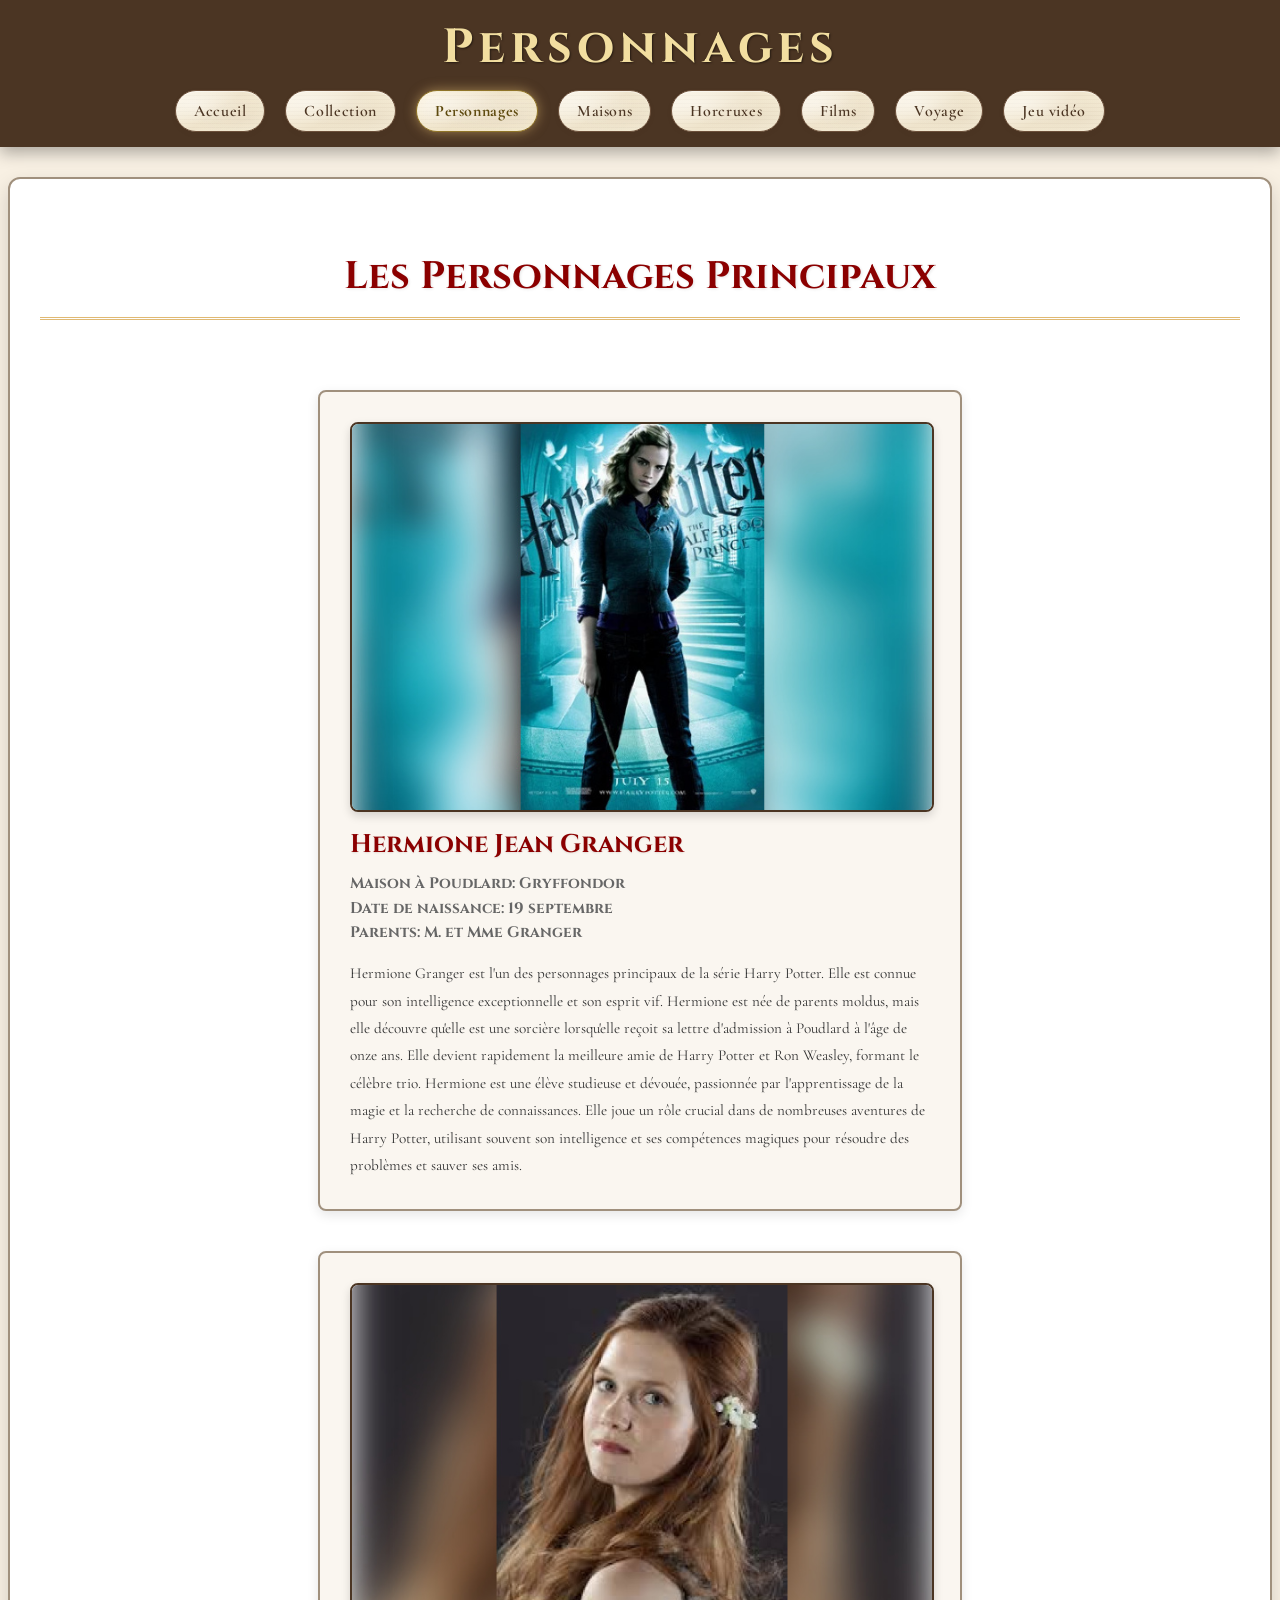
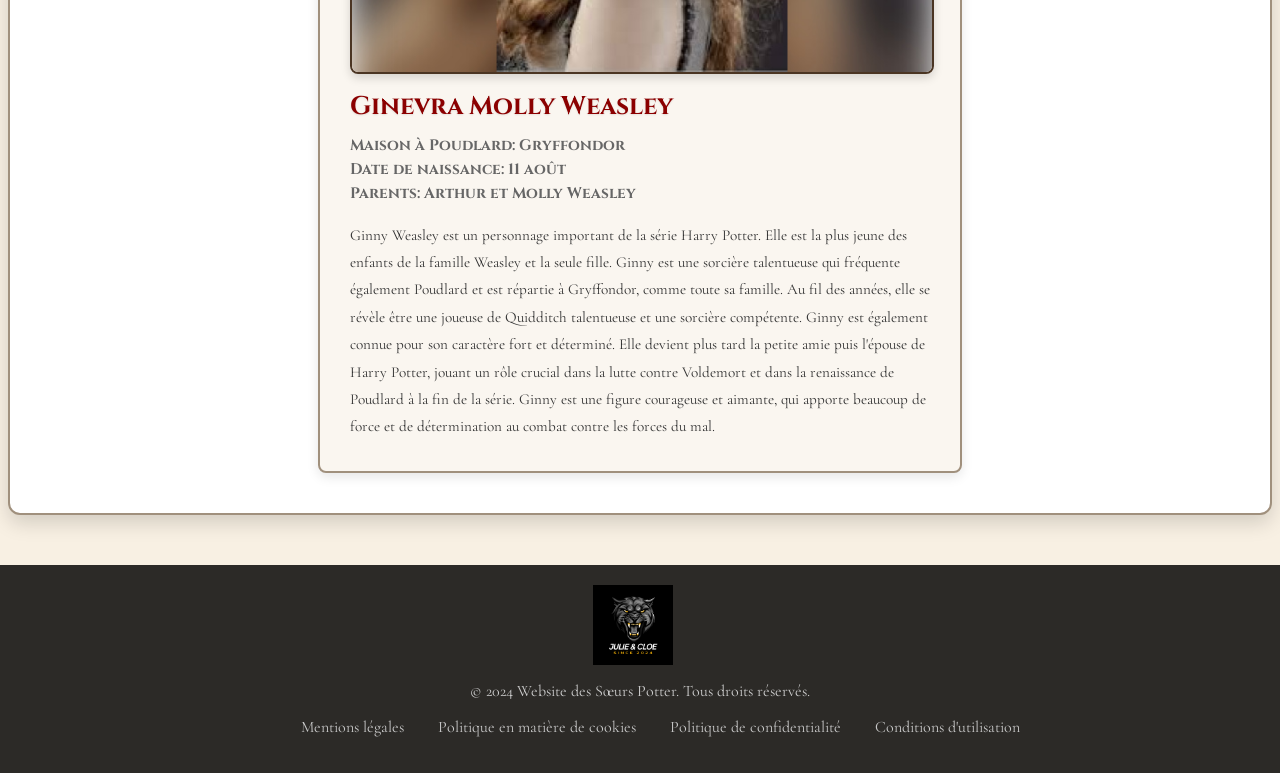
<file: pages/personnages.html>
<!DOCTYPE html>
<html lang="fr" xmlns="http://www.w3.org/1999/xhtml">
	<head>
		<meta charset="utf-8" />
		<meta name="viewport" content="width=device-width, initial-scale=1.0" />
		<title>Personnages</title>
		<link rel="stylesheet" href="../styles/styleP.css" charset="utf-8" />
		<link rel="stylesheet" href="../styles/theme.css" charset="utf-8" />
		<link rel="stylesheet" href="../styles/boutons.css" charset="utf-8" />
		<link rel="icon" type="image/png" href="../images/logo.png" />
		<link href="https://fonts.googleapis.com/css2?family=Cinzel:wght@400;700&family=Cormorant+Garamond:wght@400;700&display=swap" rel="stylesheet">
		<link rel="stylesheet" href="https://cdnjs.cloudflare.com/ajax/libs/animate.css/4.1.1/animate.min.css" />
		<script src="../scripts/scriptP.js" charset="utf-8" defer></script>
	</head>
	<body>

		<header>
			<h1>Personnages</h1>
			<nav>
				<a href="index.html" class="menu-button">Accueil</a>
				<a href="collection.html" class="menu-button">Collection</a>
				<a href="personnages.html" id="actif" class="menu-button">Personnages</a>
				<a href="maisons.html" class="menu-button">Maisons</a>
				<a href="horcruxes.html" class="menu-button">Horcruxes</a>
				<a href="films.html" class="menu-button">Films</a>
				<a href="voyage.html" class="menu-button">Voyage</a>
				<a href="jeu.html" class="menu-button">Jeu vidéo</a>
			</nav>
		</header>

		<section class="character-list">
			<h2>Les Personnages Principaux</h2>
			<div class="character">
				<img src="../images/hermione_granger.jpg" alt="Hermione Granger" />
				<h3>Hermione Jean Granger</h3>
				<h4>Maison à Poudlard: Gryffondor <br />
				Date de naissance: 19 septembre <br />
				Parents: M. et Mme Granger</h4>
				<p>Hermione Granger est l'un des personnages principaux de la série Harry Potter.
				Elle est connue pour son intelligence exceptionnelle et son esprit vif. Hermione est née de parents moldus,
				mais elle découvre qu'elle est une sorcière lorsqu'elle reçoit sa lettre d'admission à Poudlard à l'âge de onze ans.
				Elle devient rapidement la meilleure amie de Harry Potter et Ron Weasley, formant le célèbre trio.
				Hermione est une élève studieuse et dévouée, passionnée par l'apprentissage de la magie et la recherche de connaissances.
				Elle joue un rôle crucial dans de nombreuses aventures de Harry Potter, utilisant souvent son intelligence et
				ses compétences magiques pour résoudre des problèmes et sauver ses amis.</p>
			</div>
			<div class="character animate__animated animate__fadeIn">
				<img src="../images/ginny_weasley.jpg" alt="Ginny Weasley" />
				<h3>Ginevra Molly Weasley</h3>
				<h4>Maison à Poudlard: Gryffondor <br />
				Date de naissance: 11 août <br />
				Parents: Arthur et Molly Weasley</h4>
				<p>Ginny Weasley est un personnage important de la série Harry Potter.
				Elle est la plus jeune des enfants de la famille Weasley et la seule fille.
				Ginny est une sorcière talentueuse qui fréquente également Poudlard et est répartie à Gryffondor,
				comme toute sa famille. Au fil des années, elle se révèle être une joueuse de Quidditch talentueuse et une sorcière compétente.
				Ginny est également connue pour son caractère fort et déterminé. Elle devient plus tard la petite amie puis l'épouse de Harry Potter,
				jouant un rôle crucial dans la lutte contre Voldemort et dans la renaissance de Poudlard à la fin de la série.
				Ginny est une figure courageuse et aimante, qui apporte beaucoup de force et de détermination au combat contre les forces du mal.</p>
			</div>
		</section>

		<footer>
			<div class="footer-logo">
				<img src="../images/logo.png" alt="Logo" />
			</div>
			<p>© 2024 Website des Sœurs Potter. Tous droits réservés.</p>
			<ul class="footer-links">
				<li><a href="">Mentions légales</a></li>
				<li><a href="">Politique en matière de cookies</a></li>
				<li><a href="">Politique de confidentialité</a></li>
				<li><a href="">Conditions d'utilisation</a></li>
			</ul>
		</footer>

	</body>
</html>
</file>
<file: styles/styleI.css>
body {
    font-family: 'Cormorant Garamond', 'Times New Roman', serif;
    background-color: #f8f0e3;
    margin: 0;
    padding: 0;
    color: #333;
}

header {
    background-color: #4b3523;
    color: white;
    padding: 15px 0;
    text-align: center;
    box-shadow: 0 6px 15px rgba(0, 0, 0, 0.3);
}

header h1 {
    font-family: 'Cinzel', serif;
    color: var(--couleur-or);
    margin-top: 0;
    margin-bottom: 10px;
    font-size: 3em;
    letter-spacing: 5px;
    text-shadow: 1px 1px 2px rgba(0, 0, 0, 0.5);
}

nav {
    display: flex;
    justify-content: center;
    gap: 20px;
    flex-wrap: wrap;
}

.menu-button {
    color: #f8f0e3;
    text-decoration: none;
    padding: 10px 18px;
    border-radius: 25px;
    transition: background-color 0.3s, transform 0.2s, color 0.3s;
    font-weight: 700;
    border: 1px solid transparent;
}

.menu-button:hover {
    background-color: rgba(var(--couleur-or-rgb), 0.2);
    color: var(--couleur-or);
    transform: translateY(-2px);
    border: 1px solid var(--couleur-or);
}

#actif {
    background-color: var(--couleur-or);
    color: #4b3523;
    box-shadow: 0 0 15px rgba(var(--couleur-or-rgb), 0.7);
    font-weight: 900;
}

form {
    background-color: white;
    max-width: 600px;
    margin: 40px auto;
    padding: 30px;
    border-radius: 12px;
    border: 2px solid #a0907d;
    box-shadow: 0 8px 20px rgba(0, 0, 0, 0.15);
}

form h2 {
    color: #8b0000;
    font-family: 'Cinzel', serif;
    margin-bottom: 20px;
    font-size: 2em;
    border-bottom: 3px double var(--couleur-or);
    padding-bottom: 10px;
    text-align: center;
}

fieldset {
    border: 1px solid #a0907d;
    border-radius: 8px;
    margin-bottom: 20px;
    padding: 15px;
    background-color: #faf6f0;
}

legend {
    font-family: 'Cinzel', serif;
    font-size: 1.3em;
    color: #8b0000;
    padding: 0 10px;
}

label {
    display: block;
    margin-bottom: 8px;
    font-weight: bold;
    color: #333;
}

input[type="text"],
input[type="email"],
input[type="tel"],
input[type="date"],
select {
    width: calc(100% - 20px);
    padding: 10px;
    margin-bottom: 15px;
    border: 1px solid #a0907d;
    border-radius: 4px;
    background-color: #ffffff;
    font-family: 'Cormorant Garamond', serif;
    color: #333;
}

input[type="text"]:focus:not(:focus-visible),
input[type="email"]:focus:not(:focus-visible),
input[type="tel"]:focus:not(:focus-visible),
input[type="date"]:focus:not(:focus-visible),
select:focus:not(:focus-visible) {
    outline: none;
}

input[type="text"]:focus-visible,
input[type="email"]:focus-visible,
input[type="tel"]:focus-visible,
input[type="date"]:focus-visible,
select:focus-visible {
    border-color: var(--couleur-or-ui);
    box-shadow: 0 0 0 1px var(--couleur-parchemin), 0 0 8px rgba(var(--couleur-or-rgb), 0.45);
}

button[type="submit"],
button[type="reset"] {
    background-color: #4b3523;
    color: #f8f0e3;
    border: none;
    padding: 12px 25px;
    margin-right: 10px;
    border-radius: 4px;
    cursor: pointer;
    font-weight: bold;
    font-family: 'Cinzel', serif;
    transition: background-color 0.3s, transform 0.2s;
}

button[type="submit"]:hover,
button[type="reset"]:hover {
    background-color: #8b0000;
    transform: translateY(-2px);
}

footer {
    background-color: #2c2a27;
    color: #ccc;
    text-align: center;
    padding: 20px 0;
    margin-top: 50px;
}

.footer-logo img {
    width: 80px;
    vertical-align: middle;
    margin-right: 15px;
}

.footer-links li {
    display: inline;
    margin: 0 15px;
}

.footer-links a {
    color: #aaa;
    text-decoration: none;
    transition: color 0.3s;
}

.footer-links a:hover {
    color: var(--couleur-or);
}

/* ===== Section Styling (Index.html) ===== */
section {
    padding: 40px 30px;
    margin: 30px auto;
    max-width: 1100px;
    background-color: white;
    border-radius: 12px;
    border: 2px solid #a0907d;
    box-shadow: 0 8px 20px rgba(0, 0, 0, 0.15);
    animation: fadeInUp 0.8s ease forwards;
}

section h2 {
    color: #8b0000;
    font-family: 'Cinzel', serif;
    margin-bottom: 30px;
    font-size: 2.2em;
    border-bottom: 3px double var(--couleur-or);
    padding-bottom: 10px;
    text-align: center;
    text-shadow: 1px 1px 3px rgba(0, 0, 0, 0.1);
}

.presentation {
    opacity: 0;
    animation: fadeInDown 1s ease forwards;
}

.presentation .container {
    display: flex;
    align-items: center;
    gap: 40px;
    flex-wrap: wrap;
}

.presentation .image {
    flex: 1;
    min-width: 250px;
    text-align: center;
}

.presentation .image img {
    max-width: 100%;
    height: auto;
    border-radius: 8px;
    border: 4px solid #4b3523;
    box-shadow: 0 8px 20px rgba(0, 0, 0, 0.2);
    transition: transform 0.3s ease, filter 0.3s ease;
}

.presentation .image img:hover {
    transform: scale(1.05) rotate(1deg);
    filter: brightness(1.1);
}

.presentation .description {
    flex: 1;
    min-width: 250px;
}

.presentation .description p {
    line-height: 1.9;
    margin-bottom: 20px;
    font-size: 1.1em;
    color: #333;
    opacity: 0;
    animation: fadeInLeft 1.2s ease forwards;
}

.presentation .description p:nth-child(1) {
    animation-delay: 0.2s;
}

.presentation .description p:nth-child(2) {
    animation-delay: 0.4s;
}

.presentation .description p:nth-child(3) {
    animation-delay: 0.6s;
}

/* ===== Animations Keyframes ===== */
@keyframes fadeInUp {
    from {
        opacity: 0;
        transform: translateY(30px);
    }
    to {
        opacity: 1;
        transform: translateY(0);
    }
}

@keyframes fadeInDown {
    from {
        opacity: 0;
        transform: translateY(-30px);
    }
    to {
        opacity: 1;
        transform: translateY(0);
    }
}

@keyframes fadeInLeft {
    from {
        opacity: 0;
        transform: translateX(-30px);
    }
    to {
        opacity: 1;
        transform: translateX(0);
    }
}

@keyframes float {
    0%, 100% {
        transform: translateY(0px);
    }
    50% {
        transform: translateY(-20px);
    }
}

@keyframes glow {
    0%, 100% {
        box-shadow: 0 0 10px rgba(var(--couleur-or-rgb), 0.5);
    }
    50% {
        box-shadow: 0 0 20px rgba(var(--couleur-or-rgb), 0.8);
    }
}

@keyframes sparkle {
    to {
        transform: translate(100px, -100px);
        opacity: 0;
    }
}

@keyframes shimmer {
    0%, 100% {
        background-position: -1000px 0;
    }
    50% {
        background-position: 1000px 0;
    }
}

/* ===== Responsive Design ===== */
@media (max-width: 768px) {
    header h1 {
        font-size: 2em;
        letter-spacing: 3px;
    }

    nav {
        gap: 10px;
    }

    .menu-button {
        padding: 8px 12px;
        font-size: 0.9em;
    }

    section {
        padding: 20px 15px;
        margin: 20px 10px;
    }

    section h2 {
        font-size: 1.8em;
    }

    .presentation .container {
        flex-direction: column;
        gap: 20px;
    }

    .presentation .image,
    .presentation .description {
        flex: 1;
        min-width: auto;
    }
}

@media (max-width: 480px) {
    header h1 {
        font-size: 1.5em;
        letter-spacing: 2px;
    }

    .menu-button {
        padding: 6px 10px;
        font-size: 0.8em;
    }

    section {
        padding: 15px 10px;
        margin: 15px 5px;
    }

    section h2 {
        font-size: 1.5em;
    }

    .presentation .description p {
        font-size: 1em;
    }
}
</file>
<file: styles/theme.css>
/*
 * Thème centralisé — couleur dorée & accessibilité (WCAG 2.1 niveau AA)
 * --couleur-or : référence unique du doré (bordures, lueurs, décoration)
 */

:root {
    --couleur-or: #e0b973;
    --couleur-or-rgb: 224, 185, 115;

    /* Texte : ≥ 4,5:1 sur fond sombre (#4b3523) ou clair (#f8f0e3) */
    --couleur-or-texte-sur-fonce: #f2dea0;
    --couleur-or-texte-sur-clair: #5e4a0f;

    /* Composants UI (bordures, focus) : ≥ 3:1 sur fond clair */
    --couleur-or-ui: #8f7428;
    --couleur-or-survol-bordure: #9a7b28;
    --couleur-or-fond-actif: #d4b15a;

    --couleur-marron-fonce: #4b3523;
    --couleur-marron-fonce-rgb: 75, 53, 35;
    --couleur-parchemin: #f8f0e3;
    --couleur-parchemin-bouton: #f5edd6;
    --couleur-texte: #333333;
    --couleur-lien-footer: #c8c8c8;

    /* Alias (styleR et extensions) */
    --primary-gold: var(--couleur-or);
}

/* Titres sur en-tête sombre */
header h1 {
    color: var(--couleur-or-texte-sur-fonce);
}

/* Liens pied de page : contraste renforcé + survol lisible */
.footer-links a {
    color: var(--couleur-lien-footer);
}

.footer-links a:hover,
.footer-links a:focus-visible {
    color: var(--couleur-or-texte-sur-fonce);
}

/* Focus clavier visible (WCAG 2.4.7) */
a:focus-visible,
button:focus-visible,
.menu-button:focus-visible,
input:focus-visible,
select:focus-visible {
    outline: 3px solid var(--couleur-or-ui);
    outline-offset: 3px;
}

input:focus-visible,
select:focus-visible {
    border-color: var(--couleur-or-ui);
    box-shadow: 0 0 0 1px var(--couleur-parchemin), 0 0 8px rgba(var(--couleur-or-rgb), 0.45);
}

/* Bordures dorées sur cartes / sections claires */
section h2,
.presentation h2,
.character:hover,
.house:hover,
.horcrux:hover,
.voyage-card:hover,
.film-info:hover {
    border-color: var(--couleur-or-ui);
}

section h2,
.presentation h2 {
    border-bottom-color: var(--couleur-or-ui);
}
</file>
<file: styles/boutons.css>
/* Boutons parchemin — lueur dorée Lumos au survol */

@keyframes lumos-glow {
    0%, 100% {
        box-shadow:
            0 0 10px rgba(255, 220, 120, 0.75),
            0 0 22px rgba(var(--couleur-or-rgb), 0.65),
            0 0 38px rgba(255, 200, 80, 0.45),
            0 0 58px rgba(255, 180, 50, 0.25),
            inset 0 0 14px rgba(255, 235, 160, 0.2);
    }
    50% {
        box-shadow:
            0 0 16px rgba(255, 240, 150, 1),
            0 0 34px rgba(255, 215, 100, 0.9),
            0 0 52px rgba(var(--couleur-or-rgb), 0.75),
            0 0 78px rgba(255, 190, 70, 0.5),
            inset 0 0 22px rgba(255, 248, 180, 0.35);
    }
}

.menu-button,
button[type="submit"],
button[type="reset"],
.btn,
.btn-primary,
.btn-secondary,
.carousel .prev,
.carousel .next,
button.prev,
button.next {
    font-family: 'Cormorant Garamond', 'Cinzel', serif;
    font-weight: 600;
    letter-spacing: 0.04em;
    color: var(--couleur-marron-fonce);
    background-color: var(--couleur-parchemin-bouton);
    background-image:
        radial-gradient(ellipse at 20% 30%, rgba(255, 255, 255, 0.45) 0%, transparent 55%),
        radial-gradient(ellipse at 80% 70%, rgba(139, 105, 74, 0.08) 0%, transparent 50%),
        repeating-linear-gradient(
            0deg,
            transparent,
            transparent 3px,
            rgba(107, 79, 58, 0.04) 3px,
            rgba(107, 79, 58, 0.04) 4px
        ),
        linear-gradient(145deg, #faf3e3 0%, #efe4cc 48%, #f7efd9 100%);
    border: 1px solid #6b4f3a;
    box-shadow:
        0 2px 4px rgba(var(--couleur-marron-fonce-rgb), 0.12),
        inset 0 1px 0 rgba(255, 255, 255, 0.5);
    transition:
        box-shadow 0.5s ease,
        color 0.35s ease,
        border-color 0.35s ease,
        transform 0.25s ease,
        background-color 0.35s ease;
}

.menu-button {
    text-decoration: none;
    padding: 10px 18px;
    border-radius: 25px;
}

button[type="submit"],
button[type="reset"] {
    padding: 12px 25px;
    margin-right: 10px;
    border-radius: 8px;
    cursor: pointer;
}

.btn {
    padding: 1rem 2.5rem;
    border-radius: 8px;
    cursor: pointer;
    text-decoration: none;
    display: inline-block;
    text-transform: uppercase;
    letter-spacing: 1px;
}

.btn-primary,
.btn-secondary {
    color: var(--couleur-marron-fonce);
}

.carousel .prev,
.carousel .next,
button.prev,
button.next {
    cursor: pointer;
    color: var(--couleur-or-texte-sur-clair);
    font-weight: bold;
}

button.prev,
button.next {
    position: absolute;
    top: 50%;
    margin-top: -22px;
    padding: 16px;
    font-size: 24px;
    z-index: 10;
    border-radius: 50%;
    width: 44px;
    height: 44px;
    line-height: 12px;
    display: flex;
    justify-content: center;
    align-items: center;
    user-select: none;
}

button.prev {
    left: 15px;
}

button.next {
    right: 15px;
}

.gallery {
    position: relative;
}

.menu-button:hover,
button[type="submit"]:hover,
button[type="reset"]:hover,
.btn:hover,
.btn-primary:hover,
.btn-secondary:hover,
.carousel .prev:hover,
.carousel .next:hover,
button.prev:hover,
button.next:hover {
    color: var(--couleur-or-texte-sur-clair);
    border-color: var(--couleur-or-survol-bordure);
    transform: translateY(-2px);
    animation: lumos-glow 2.2s ease-in-out infinite;
}

#actif.menu-button,
a.menu-button#actif {
    color: var(--couleur-or-texte-sur-clair);
    border-color: var(--couleur-or-ui);
    font-weight: 700;
    box-shadow:
        0 0 12px rgba(var(--couleur-or-rgb), 0.55),
        0 2px 4px rgba(var(--couleur-marron-fonce-rgb), 0.15),
        inset 0 0 10px rgba(255, 230, 150, 0.15);
}

#actif.menu-button:hover,
a.menu-button#actif:hover {
    animation: lumos-glow 2.2s ease-in-out infinite;
}

@media (prefers-reduced-motion: reduce) {
    .menu-button:hover,
    button[type="submit"]:hover,
    button[type="reset"]:hover,
    .btn:hover,
    .btn-primary:hover,
    .btn-secondary:hover,
    .carousel .prev:hover,
    .carousel .next:hover,
    button.prev:hover,
    button.next:hover,
    #actif.menu-button:hover,
    a.menu-button#actif:hover {
        animation: none;
        box-shadow:
            0 0 12px rgba(var(--couleur-or-rgb), 0.7),
            0 0 24px rgba(var(--couleur-or-rgb), 0.45);
    }
}
</file>
<file: styles/styleF.css>
body {
    font-family: 'Cormorant Garamond', 'Times New Roman', serif;
    margin: 0;
    padding: 0;
    background-color: #f8f0e3;
    color: #333;
}

header {
    background-color: #4b3523;
    color: white;
    padding: 15px 0;
    text-align: center;
    box-shadow: 0 6px 15px rgba(0, 0, 0, 0.3);
}

header h1 {
    font-family: 'Cinzel', serif;
    color: var(--couleur-or);
    margin-top: 0;
    margin-bottom: 10px;
    font-size: 3em;
    letter-spacing: 5px;
    text-shadow: 1px 1px 2px rgba(0, 0, 0, 0.5);
}

nav {
    display: flex;
    justify-content: center;
    gap: 20px;
    flex-wrap: wrap;
}

.menu-button {
    color: #f8f0e3;
    text-decoration: none;
    padding: 10px 18px;
    border-radius: 25px;
    transition: background-color 0.3s, transform 0.2s, color 0.3s;
    font-weight: 700;
    border: 1px solid transparent;
}

.menu-button:hover {
    background-color: rgba(var(--couleur-or-rgb), 0.2);
    color: var(--couleur-or);
    transform: translateY(-2px);
    border: 1px solid var(--couleur-or);
}

#actif {
    background-color: var(--couleur-or);
    color: #4b3523;
    box-shadow: 0 0 15px rgba(var(--couleur-or-rgb), 0.7);
    font-weight: 900;
}

.film {
    background-color: transparent;
    display: flex;
    flex-wrap: wrap;
    justify-content: space-around;
    padding: 20px;
    gap: 30px;
    align-items: flex-start;
}

.film-info {
    flex: 1;
    min-width: 280px;
    padding: 25px;
    background-color: #faf6f0;
    border: 2px solid #a0907d;
    border-radius: 8px;
    box-shadow: 0 4px 12px rgba(0, 0, 0, 0.1);
    opacity: 0;
    animation: slideInUp 0.6s ease forwards;
    transition: all 0.3s ease;
}

.film-info:nth-child(1) {
    animation-delay: 0.2s;
}

.film-info:nth-child(2) {
    animation-delay: 0.4s;
}

.film-info:hover {
    transform: translateY(-5px);
    box-shadow: 0 12px 25px rgba(var(--couleur-or-rgb), 0.3), inset 0 0 10px rgba(var(--couleur-or-rgb), 0.05);
    border-color: var(--couleur-or);
}

.film-info h2 {
    font-family: 'Cinzel', serif;
    font-size: 1.8em;
    margin-bottom: 15px;
    color: #8b0000;
    text-shadow: 0 1px 2px rgba(0, 0, 0, 0.1);
}

.film-info p {
    margin-bottom: 12px;
    line-height: 1.8;
    color: #333;
    font-size: 1em;
}

.film-info strong {
    color: #4b3523;
    font-weight: 700;
}

.film img {
    max-width: 100%;
    height: auto;
    border-radius: 8px;
    margin-bottom: 15px;
    border: 3px solid #4b3523;
    box-shadow: 0 6px 15px rgba(0, 0, 0, 0.2);
    transition: transform 0.3s ease, filter 0.3s ease;
}

.film-info:hover img {
    transform: scale(1.03) rotate(0.5deg);
    filter: brightness(1.1);
}

footer {
    background-color: #2c2a27;
    color: #ccc;
    text-align: center;
    padding: 20px 0;
    margin-top: 50px;
}

.footer-logo img {
    width: 80px;
    vertical-align: middle;
    margin-right: 15px;
}

.footer-links li {
    display: inline;
    margin: 0 15px;
}

.footer-links a {
    color: #aaa;
    text-decoration: none;
    transition: color 0.3s;
}

.footer-links a:hover {
    color: var(--couleur-or);
}

/* ===== Section Styling ===== */
section {
    padding: 40px 30px;
    margin: 30px auto;
    max-width: 1100px;
    background-color: white;
    border-radius: 12px;
    border: 2px solid #a0907d;
    box-shadow: 0 8px 20px rgba(0, 0, 0, 0.15);
    animation: fadeInUp 0.8s ease forwards;
    opacity: 0;
}

section h2 {
    color: #8b0000;
    font-family: 'Cinzel', serif;
    margin-bottom: 30px;
    font-size: 2.2em;
    border-bottom: 3px double var(--couleur-or);
    padding-bottom: 10px;
    text-align: center;
    text-shadow: 1px 1px 3px rgba(0, 0, 0, 0.1);
}

/* ===== Animation Keyframes ===== */
@keyframes fadeInUp {
    from {
        opacity: 0;
        transform: translateY(30px);
    }
    to {
        opacity: 1;
        transform: translateY(0);
    }
}

@keyframes slideInUp {
    from {
        opacity: 0;
        transform: translateY(20px);
    }
    to {
        opacity: 1;
        transform: translateY(0);
    }
}

@keyframes slideInLeft {
    from {
        opacity: 0;
        transform: translateX(-30px);
    }
    to {
        opacity: 1;
        transform: translateX(0);
    }
}

@keyframes slideInRight {
    from {
        opacity: 0;
        transform: translateX(30px);
    }
    to {
        opacity: 1;
        transform: translateX(0);
    }
}

@keyframes fadeIn {
    from {
        opacity: 0;
    }
    to {
        opacity: 1;
    }
}

@keyframes glow {
    0%, 100% {
        box-shadow: 0 4px 12px rgba(0, 0, 0, 0.1);
    }
    50% {
        box-shadow: 0 8px 25px rgba(var(--couleur-or-rgb), 0.3);
    }
}

@keyframes sparkleFilm {
    0% {
        opacity: 1;
        transform: translate(0, 0) scale(1);
    }
    100% {
        opacity: 0;
        transform: translate(var(--x), var(--y)) scale(0);
    }
}

/* ===== Responsive Design ===== */
@media (max-width: 768px) {
    header h1 {
        font-size: 2em;
        letter-spacing: 3px;
    }

    section {
        padding: 20px 15px;
        margin: 20px 10px;
    }

    section h2 {
        font-size: 1.8em;
    }

    .film {
        flex-direction: column;
        padding: 15px;
    }

    .film-info {
        min-width: 100%;
        padding: 20px;
    }

    .film img {
        max-width: 85%;
    }
}

@media (max-width: 480px) {
    header h1 {
        font-size: 1.5em;
        letter-spacing: 2px;
    }

    .menu-button {
        padding: 6px 10px;
        font-size: 0.8em;
    }

    section {
        padding: 15px 10px;
        margin: 15px 5px;
    }

    section h2 {
        font-size: 1.5em;
    }

    .film-info {
        padding: 15px;
    }

    .film-info h2 {
        font-size: 1.4em;
    }

    .film-info p {
        font-size: 0.9em;
    }

    .film img {
        max-width: 95%;
    }
}

footer {
    background-color: #2c2a27;
    color: #ccc;
    text-align: center;
    padding: 20px 0;
    margin-top: 50px;
}

.footer-logo img {
    width: 80px;
    vertical-align: middle;
    margin-right: 15px;
}

.footer-links li {
    display: inline;
    margin: 0 15px;
}

.footer-links a {
    color: #aaa;
    text-decoration: none;
    transition: color 0.3s;
}

.footer-links a:hover {
    color: var(--couleur-or);
}
</file>
<file: styles/styleH.css>
/* ===== Horcruxes Page - Harry Potter Theme ===== */

body {
    font-family: 'Cormorant Garamond', 'Times New Roman', serif;
    margin: 0;
    padding: 0;
    background-color: #f8f0e3;
    color: #333;
}

header {
    background-color: #4b3523;
    color: white;
    padding: 15px 0;
    text-align: center;
    box-shadow: 0 6px 15px rgba(0, 0, 0, 0.3);
}

header h1 {
    font-family: 'Cinzel', serif;
    color: var(--couleur-or);
    margin-top: 0;
    margin-bottom: 10px;
    font-size: 3em;
    letter-spacing: 5px;
    text-shadow: 1px 1px 2px rgba(0, 0, 0, 0.5);
}

nav {
    display: flex;
    justify-content: center;
    gap: 20px;
    flex-wrap: wrap;
}

.menu-button {
    color: #f8f0e3;
    text-decoration: none;
    padding: 10px 18px;
    border-radius: 25px;
    transition: background-color 0.3s, transform 0.2s, color 0.3s;
    font-weight: 700;
    border: 1px solid transparent;
}

.menu-button:hover {
    background-color: rgba(var(--couleur-or-rgb), 0.2);
    color: var(--couleur-or);
    transform: translateY(-2px);
    border: 1px solid var(--couleur-or);
}

#actif {
    background-color: var(--couleur-or);
    color: #4b3523;
    box-shadow: 0 0 15px rgba(var(--couleur-or-rgb), 0.7);
    font-weight: 900;
}

.horcruxes-list {
    padding: 40px 30px;
    margin: 30px auto;
    max-width: 1200px;
    background-color: white;
    border-radius: 12px;
    border: 2px solid #a0907d;
    box-shadow: 0 8px 20px rgba(0, 0, 0, 0.15);
    animation: fadeInUp 0.8s ease forwards;
    opacity: 0;
    display: flex;
    flex-wrap: wrap;
    justify-content: center;
    gap: 30px;
}

.horcrux {
    flex: 0 1 calc(33.333% - 20px);
    min-width: 280px;
    padding: 25px;
    background-color: #faf6f0;
    border: 2px solid #a0907d;
    border-radius: 8px;
    box-shadow: 0 4px 12px rgba(0, 0, 0, 0.1);
    opacity: 0;
    animation: slideInUp 0.6s ease forwards;
    transition: all 0.3s ease;
    cursor: pointer;
}

.horcrux:nth-child(1) {
    animation-delay: 0.1s;
}

.horcrux:nth-child(2) {
    animation-delay: 0.2s;
}

.horcrux:nth-child(3) {
    animation-delay: 0.3s;
}

.horcrux:nth-child(4) {
    animation-delay: 0.4s;
}

.horcrux:nth-child(5) {
    animation-delay: 0.5s;
}

.horcrux:nth-child(6) {
    animation-delay: 0.6s;
}

.horcrux:nth-child(7) {
    animation-delay: 0.7s;
}

.horcrux:hover {
    transform: translateY(-5px);
    box-shadow: 0 12px 25px rgba(139, 0, 0, 0.3), inset 0 0 10px rgba(var(--couleur-or-rgb), 0.05);
    border-color: var(--couleur-or);
    background-color: #fff9f3;
}

.horcrux img {
    display: block;
    width: 100%;
    max-width: 100%;
    border-radius: 8px;
    margin-bottom: 15px;
    border: 2px solid #4b3523;
    box-shadow: 0 4px 10px rgba(0, 0, 0, 0.15);
    transition: transform 0.3s ease, filter 0.3s ease;
}

.horcrux:hover img {
    transform: scale(1.05) rotate(0.5deg);
    filter: brightness(1.1);
}

.horcrux h3 {
    font-family: 'Cinzel', serif;
    font-size: 1.5em;
    margin: 15px 0 10px 0;
    color: #8b0000;
    text-shadow: 0 1px 2px rgba(0, 0, 0, 0.1);
}

.horcrux p {
    font-size: 0.95em;
    line-height: 1.7;
    color: #333;
    margin: 0;
}

footer {
    background-color: #2c2a27;
    color: #ccc;
    text-align: center;
    padding: 20px 0;
    margin-top: 50px;
}

.footer-logo img {
    width: 80px;
    vertical-align: middle;
    margin-right: 15px;
}

.footer-links li {
    display: inline;
    margin: 0 15px;
}

.footer-links a {
    color: #aaa;
    text-decoration: none;
    transition: color 0.3s;
}

.footer-links a:hover {
    color: var(--couleur-or);
}

/* ===== Animation Keyframes ===== */
@keyframes fadeInUp {
    from {
        opacity: 0;
        transform: translateY(30px);
    }
    to {
        opacity: 1;
        transform: translateY(0);
    }
}

@keyframes slideInUp {
    from {
        opacity: 0;
        transform: translateY(20px);
    }
    to {
        opacity: 1;
        transform: translateY(0);
    }
}

@keyframes fadeIn {
    from {
        opacity: 0;
    }
    to {
        opacity: 1;
    }
}

@keyframes sparkleHorcrux {
    0% {
        opacity: 1;
        transform: translate(0, 0) scale(1);
    }
    100% {
        opacity: 0;
        transform: translate(var(--x), var(--y)) scale(0);
    }
}

/* ===== Responsive Design ===== */
@media (max-width: 1024px) {
    .horcrux {
        flex: 0 1 calc(50% - 20px);
    }
}

@media (max-width: 768px) {
    header h1 {
        font-size: 2em;
        letter-spacing: 3px;
    }

    .horcruxes-list {
        padding: 20px 15px;
        margin: 20px 10px;
        flex-direction: column;
    }

    .horcrux {
        flex: 0 1 100%;
        min-width: auto;
        padding: 20px;
    }

    .horcrux img {
        max-width: 85%;
        margin: 0 auto 15px;
    }

    .horcrux h3 {
        font-size: 1.4em;
    }

    .horcrux p {
        font-size: 0.9em;
    }
}

@media (max-width: 480px) {
    header h1 {
        font-size: 1.5em;
        letter-spacing: 2px;
    }

    .menu-button {
        padding: 6px 10px;
        font-size: 0.8em;
    }

    .horcruxes-list {
        padding: 15px 10px;
        margin: 15px 5px;
    }

    .horcrux {
        padding: 15px;
    }

    .horcrux h3 {
        font-size: 1.2em;
    }

    .horcrux p {
        font-size: 0.85em;
        line-height: 1.6;
    }

    .horcrux img {
        max-width: 95%;
    }
}
</file>
<file: styles/styleJ.css>
/* ===== Jeu Page - Harry Potter Theme ===== */

body {
    font-family: 'Cormorant Garamond', 'Times New Roman', serif;
    margin: 0;
    padding: 0;
    background-color: #f8f0e3;
    color: #333;
}

header {
    background-color: #4b3523;
    color: white;
    padding: 15px 0;
    text-align: center;
    box-shadow: 0 6px 15px rgba(0, 0, 0, 0.3);
}

header h1 {
    font-family: 'Cinzel', serif;
    color: var(--couleur-or);
    margin-top: 0;
    margin-bottom: 10px;
    font-size: 3em;
    letter-spacing: 5px;
    text-shadow: 1px 1px 2px rgba(0, 0, 0, 0.5);
}

nav {
    display: flex;
    justify-content: center;
    gap: 20px;
    flex-wrap: wrap;
}

.menu-button {
    color: #f8f0e3;
    text-decoration: none;
    padding: 10px 18px;
    border-radius: 25px;
    transition: background-color 0.3s, transform 0.2s, color 0.3s;
    font-weight: 700;
    border: 1px solid transparent;
}

.menu-button:hover {
    background-color: rgba(var(--couleur-or-rgb), 0.2);
    color: var(--couleur-or);
    transform: translateY(-2px);
    border: 1px solid var(--couleur-or);
}

#actif {
    background-color: var(--couleur-or);
    color: #4b3523;
    box-shadow: 0 0 15px rgba(var(--couleur-or-rgb), 0.7);
    font-weight: 900;
}

/* ===== Sections Styling ===== */
section {
    padding: 40px 30px;
    margin: 30px auto;
    max-width: 1100px;
    background-color: white;
    border-radius: 12px;
    border: 2px solid #a0907d;
    box-shadow: 0 8px 20px rgba(0, 0, 0, 0.15);
    animation: fadeInUp 0.8s ease forwards;
    opacity: 0;
}

section h2 {
    color: #8b0000;
    font-family: 'Cinzel', serif;
    margin-bottom: 30px;
    font-size: 2.2em;
    border-bottom: 3px double var(--couleur-or);
    padding-bottom: 10px;
    text-align: center;
    text-shadow: 1px 1px 3px rgba(0, 0, 0, 0.1);
}

section h3 {
    font-family: 'Cinzel', serif;
    font-size: 1.6em;
    color: #8b0000;
    margin-top: 25px;
    margin-bottom: 15px;
    border-left: 4px solid var(--couleur-or);
    padding-left: 15px;
}

section p {
    font-size: 1.05em;
    line-height: 1.8;
    color: #333;
    margin-bottom: 15px;
}

.introduction img {
    display: block;
    width: 100%;
    max-width: 100%;
    border-radius: 8px;
    margin: 25px 0 0 0;
    border: 3px solid #4b3523;
    box-shadow: 0 8px 20px rgba(0, 0, 0, 0.2);
    transition: transform 0.3s ease, filter 0.3s ease;
}

.introduction img:hover {
    transform: scale(1.03) rotate(0.5deg);
    filter: brightness(1.05);
}

footer {
    background-color: #2c2a27;
    color: #ccc;
    text-align: center;
    padding: 20px 0;
    margin-top: 50px;
}

.footer-logo img {
    width: 80px;
    vertical-align: middle;
    margin-right: 15px;
}

.footer-links li {
    display: inline;
    margin: 0 15px;
}

.footer-links a {
    color: #aaa;
    text-decoration: none;
    transition: color 0.3s;
}

.footer-links a:hover {
    color: var(--couleur-or);
}

/* ===== Animation Keyframes ===== */
@keyframes fadeInUp {
    from {
        opacity: 0;
        transform: translateY(30px);
    }
    to {
        opacity: 1;
        transform: translateY(0);
    }
}

@keyframes slideInUp {
    from {
        opacity: 0;
        transform: translateY(20px);
    }
    to {
        opacity: 1;
        transform: translateY(0);
    }
}

@keyframes fadeIn {
    from {
        opacity: 0;
    }
    to {
        opacity: 1;
    }
}

@keyframes sparkleGame {
    0% {
        opacity: 1;
        transform: translate(0, 0) scale(1);
    }
    100% {
        opacity: 0;
        transform: translate(var(--x), var(--y)) scale(0);
    }
}

/* ===== Responsive Design ===== */
@media (max-width: 768px) {
    header h1 {
        font-size: 2em;
        letter-spacing: 3px;
    }

    nav {
        gap: 10px;
    }

    .menu-button {
        padding: 8px 12px;
        font-size: 0.9em;
    }

    section {
        padding: 20px 15px;
        margin: 20px 10px;
    }

    section h2 {
        font-size: 1.8em;
    }

    section h3 {
        font-size: 1.3em;
    }

    section p {
        font-size: 1em;
    }
}

@media (max-width: 480px) {
    header h1 {
        font-size: 1.5em;
        letter-spacing: 2px;
    }

    .menu-button {
        padding: 6px 10px;
        font-size: 0.8em;
    }

    section {
        padding: 15px 10px;
        margin: 15px 5px;
    }

    section h2 {
        font-size: 1.5em;
    }

    section h3 {
        font-size: 1.1em;
    }

    section p {
        font-size: 0.9em;
        line-height: 1.6;
    }
}

.slide img {
    width: 100%;
    height: auto;
    border-radius: 8px;
	cursor: pointer;
	box-shadow: 0 0 10px rgba(0, 0, 0, 0.3);
	transition: transform 0.3s ease;
}

.slide img:hover {
	transform: scale(1.05);
}

.slide p {
    margin-top: 10px;
}

.fullscreen {
	position: fixed;
    top: 0;
    left: 0;
    width: 100%;
    height: 100%;
    background-color: rgba(0, 0, 0, 0.9);
    display: flex;
    justify-content: center;
    align-items: center;
    z-index: 9999;
}

.fullscreen img {
    max-width: 90%;
    max-height: 90%;
}

.house-logos {
	display: flex;
	justify-content: space-around;
	margin: 20px 0;
}

.house-logos img {
	width: 100px;
	margin: 10px;
	border-radius: 8px;
	box-shadow: 0 0 10px rgba(0, 0, 0, 0.3);
	transition: transform 0.3s ease;
}

.house-logos img:hover {
	transform: scale(1.1);
}

.map img {
	width: 100%;
	max-width: 800px;
	margin: 20px auto;
	display: block;
	border-radius: 8px;
	box-shadow: 0 0 10px rgba(0, 0, 0, 0.3);
	transition: transform 0.3s ease;
}

.map img:hover {
	transform: scale(1.05);
}

footer {
    background-color: #2c2a27;
    color: #ccc;
    text-align: center;
    padding: 20px 0;
    margin-top: 50px;
}

.footer-logo img {
    width: 80px;
    vertical-align: middle;
    margin-right: 15px;
}

.footer-links li {
    display: inline;
    margin: 0 15px;
}

.footer-links a {
    color: #aaa;
    text-decoration: none;
    transition: color 0.3s;
}

.footer-links a:hover {
    color: var(--couleur-or);
}
</file>
<file: styles/styleM.css>
body {
    font-family: 'Cormorant Garamond', 'Times New Roman', serif;
    margin: 0;
    padding: 0;
    background-color: #f8f0e3;
    color: #333;
}

header {
    background-color: #4b3523;
    color: white;
    padding: 15px 0;
    text-align: center;
    box-shadow: 0 6px 15px rgba(0, 0, 0, 0.3);
}

header h1 {
    font-family: 'Cinzel', serif;
    color: var(--couleur-or);
    margin-top: 0;
    margin-bottom: 10px;
    font-size: 3em;
    letter-spacing: 5px;
    text-shadow: 1px 1px 2px rgba(0, 0, 0, 0.5);
}

nav {
    display: flex;
    justify-content: center;
    gap: 20px;
    flex-wrap: wrap;
}

.menu-button {
    color: #f8f0e3;
    text-decoration: none;
    padding: 10px 18px;
    border-radius: 25px;
    transition: background-color 0.3s, transform 0.2s, color 0.3s;
    font-weight: 700;
    border: 1px solid transparent;
}

.menu-button:hover {
    background-color: rgba(var(--couleur-or-rgb), 0.2);
    color: var(--couleur-or);
    transform: translateY(-2px);
    border: 1px solid var(--couleur-or);
}

#actif {
    background-color: var(--couleur-or);
    color: #4b3523;
    box-shadow: 0 0 15px rgba(var(--couleur-or-rgb), 0.7);
    font-weight: 900;
}

.house-section {
    padding: 40px 30px;
    margin: 30px auto;
    max-width: 1200px;
    background-color: white;
    border-radius: 12px;
    border: 2px solid #a0907d;
    box-shadow: 0 8px 20px rgba(0, 0, 0, 0.15);
    animation: fadeInUp 0.8s ease forwards;
    opacity: 0;
    display: flex;
    flex-wrap: wrap;
    justify-content: center;
    gap: 40px;
}

.house-section > h2 {
    width: 100%;
    color: #8b0000;
    font-family: 'Cinzel', serif;
    margin-bottom: 30px;
    font-size: 2.4em;
    border-bottom: 3px double var(--couleur-or);
    padding-bottom: 15px;
    text-align: center;
    text-shadow: 1px 1px 3px rgba(0, 0, 0, 0.1);
}

.house {
    flex: 0 1 calc(50% - 20px);
    min-width: 300px;
    background-color: #faf6f0;
    border-radius: 8px;
    border: 2px solid #a0907d;
    padding: 30px;
    box-shadow: 0 4px 12px rgba(0, 0, 0, 0.1);
    opacity: 0;
    animation: slideInUp 0.6s ease forwards;
    transition: all 0.3s ease;
    cursor: pointer;
}

.house:nth-child(2) {
    animation-delay: 0.2s;
}

.house:nth-child(3) {
    animation-delay: 0.4s;
}

.house:nth-child(4) {
    animation-delay: 0.6s;
}

.house:nth-child(5) {
    animation-delay: 0.8s;
}

.house:hover {
    transform: translateY(-5px);
    box-shadow: 0 12px 25px rgba(139, 0, 0, 0.3), inset 0 0 10px rgba(var(--couleur-or-rgb), 0.05);
    border-color: var(--couleur-or);
    background-color: #fff9f3;
}

.house h3 {
    font-family: 'Cinzel', serif;
    font-size: 1.8em;
    color: #8b0000;
    margin: 0 0 15px 0;
    text-shadow: 0 1px 2px rgba(0, 0, 0, 0.1);
}

.house p {
    font-size: 1em;
    line-height: 1.8;
    color: #333;
    margin-bottom: 20px;
}

.house img {
    max-width: 100%;
    height: auto;
    border-radius: 8px;
    border: 2px solid #4b3523;
    box-shadow: 0 4px 10px rgba(0, 0, 0, 0.15);
    transition: transform 0.3s ease, filter 0.3s ease;
    display: block;
}

.house:hover img {
    transform: scale(1.05) rotate(0.5deg);
    filter: brightness(1.1);
}

footer {
    background-color: #2c2a27;
    color: #ccc;
    text-align: center;
    padding: 20px 0;
    margin-top: 50px;
}

.footer-logo img {
    width: 80px;
    vertical-align: middle;
    margin-right: 15px;
}

.footer-links li {
    display: inline;
    margin: 0 15px;
}

.footer-links a {
    color: #aaa;
    text-decoration: none;
    transition: color 0.3s;
}

.footer-links a:hover {
    color: var(--couleur-or);
}

/* ===== Animation Keyframes ===== */
@keyframes fadeInUp {
    from {
        opacity: 0;
        transform: translateY(30px);
    }
    to {
        opacity: 1;
        transform: translateY(0);
    }
}

@keyframes slideInUp {
    from {
        opacity: 0;
        transform: translateY(20px);
    }
    to {
        opacity: 1;
        transform: translateY(0);
    }
}

@keyframes sparkleHouses {
    0% {
        opacity: 1;
        transform: translate(0, 0) scale(1);
    }
    100% {
        opacity: 0;
        transform: translate(var(--x), var(--y)) scale(0);
    }
}

/* ===== Responsive Design ===== */
@media (max-width: 768px) {
    header h1 {
        font-size: 2em;
        letter-spacing: 3px;
    }

    .house-section {
        padding: 20px 15px;
        margin: 20px 10px;
        flex-direction: column;
    }

    .house {
        flex: 0 1 100%;
        min-width: auto;
        padding: 20px;
    }

    .house h3 {
        font-size: 1.5em;
    }

    .house img {
        max-width: 90%;
        margin: 0 auto;
    }
}

@media (max-width: 480px) {
    header h1 {
        font-size: 1.5em;
        letter-spacing: 2px;
    }

    .menu-button {
        padding: 6px 10px;
        font-size: 0.8em;
    }

    .house-section {
        padding: 15px 10px;
        margin: 15px 5px;
    }

    .house {
        padding: 15px;
    }

    .house h3 {
        font-size: 1.3em;
    }

    .house p {
        font-size: 0.9em;
        line-height: 1.6;
    }

    .house img {
        max-width: 95%;
    }
}
</file>
<file: styles/styleP.css>
body {
    font-family: 'Cormorant Garamond', 'Times New Roman', serif;
    margin: 0;
    padding: 0;
    background-color: #f8f0e3;
    color: #333;
}

header {
    background-color: #4b3523;
    color: white;
    padding: 15px 0;
    text-align: center;
    box-shadow: 0 6px 15px rgba(0, 0, 0, 0.3);
}

header h1 {
    font-family: 'Cinzel', serif;
    color: var(--couleur-or);
    margin-top: 0;
    margin-bottom: 10px;
    font-size: 3em;
    letter-spacing: 5px;
    text-shadow: 1px 1px 2px rgba(0, 0, 0, 0.5);
}

nav {
    display: flex;
    justify-content: center;
    gap: 20px;
    flex-wrap: wrap;
}

.menu-button {
    color: #f8f0e3;
    text-decoration: none;
    padding: 10px 18px;
    border-radius: 25px;
    transition: background-color 0.3s, transform 0.2s, color 0.3s;
    font-weight: 700;
    border: 1px solid transparent;
}

.menu-button:hover {
    background-color: rgba(var(--couleur-or-rgb), 0.2);
    color: var(--couleur-or);
    transform: translateY(-2px);
    border: 1px solid var(--couleur-or);
}

#actif {
    background-color: var(--couleur-or);
    color: #4b3523;
    box-shadow: 0 0 15px rgba(var(--couleur-or-rgb), 0.7);
    font-weight: 900;
}

.character-list {
    padding: 40px 30px;
    margin: 30px auto;
    max-width: 1200px;
    background-color: white;
    border-radius: 12px;
    border: 2px solid #a0907d;
    box-shadow: 0 8px 20px rgba(0, 0, 0, 0.15);
    animation: fadeInUp 0.8s ease forwards;
    opacity: 0;
    display: flex;
    flex-wrap: wrap;
    justify-content: center;
    gap: 40px;
}

.character-list > h2 {
    width: 100%;
    color: #8b0000;
    font-family: 'Cinzel', serif;
    margin-bottom: 30px;
    font-size: 2.4em;
    border-bottom: 3px double var(--couleur-or);
    padding-bottom: 15px;
    text-align: center;
    text-shadow: 1px 1px 3px rgba(0, 0, 0, 0.1);
}

.character {
    flex: 0 1 calc(50% - 20px);
    min-width: 300px;
    background-color: #faf6f0;
    border-radius: 8px;
    border: 2px solid #a0907d;
    padding: 30px;
    box-shadow: 0 4px 12px rgba(0, 0, 0, 0.1);
    opacity: 0;
    animation: slideInUp 0.6s ease forwards;
    transition: all 0.3s ease;
    cursor: pointer;
}

.character:nth-child(2) {
    animation-delay: 0.2s;
}

.character:nth-child(3) {
    animation-delay: 0.4s;
}

.character:nth-child(4) {
    animation-delay: 0.6s;
}

.character:hover {
    transform: translateY(-5px);
    box-shadow: 0 12px 25px rgba(139, 0, 0, 0.3), inset 0 0 10px rgba(var(--couleur-or-rgb), 0.05);
    border-color: var(--couleur-or);
    background-color: #fff9f3;
}

.character img {
    display: block;
    width: 100%;
    max-width: 100%;
    border-radius: 8px;
    border: 2px solid #4b3523;
    box-shadow: 0 4px 10px rgba(0, 0, 0, 0.15);
    margin-bottom: 15px;
    transition: transform 0.3s ease, filter 0.3s ease;
}

.character:hover img {
    transform: scale(1.05) rotate(0.5deg);
    filter: brightness(1.1);
}

.character h3 {
    font-family: 'Cinzel', serif;
    font-size: 1.6em;
    color: #8b0000;
    margin: 10px 0;
    text-shadow: 0 1px 2px rgba(0, 0, 0, 0.1);
}

.character h4 {
    font-family: 'Cinzel', serif;
    font-size: 0.95em;
    color: #666;
    margin: 10px 0;
    line-height: 1.6;
}

.character p {
    font-size: 0.95em;
    line-height: 1.8;
    color: #333;
    margin-bottom: 0;
    text-align: left;
}

footer {
    background-color: #2c2a27;
    color: #ccc;
    text-align: center;
    padding: 20px 0;
    margin-top: 50px;
}

.footer-logo img {
    width: 80px;
    vertical-align: middle;
    margin-right: 15px;
}

.footer-links li {
    display: inline;
    margin: 0 15px;
}

.footer-links a {
    color: #aaa;
    text-decoration: none;
    transition: color 0.3s;
}

.footer-links a:hover {
    color: var(--couleur-or);
}

/* ===== Animation Keyframes ===== */
@keyframes fadeInUp {
    from {
        opacity: 0;
        transform: translateY(30px);
    }
    to {
        opacity: 1;
        transform: translateY(0);
    }
}

@keyframes slideInUp {
    from {
        opacity: 0;
        transform: translateY(20px);
    }
    to {
        opacity: 1;
        transform: translateY(0);
    }
}

@keyframes sparkleCharacters {
    0% {
        opacity: 1;
        transform: translate(0, 0) scale(1);
    }
    100% {
        opacity: 0;
        transform: translate(var(--x), var(--y)) scale(0);
    }
}

/* ===== Responsive Design ===== */
@media (max-width: 768px) {
    header h1 {
        font-size: 2em;
        letter-spacing: 3px;
    }

    .character-list {
        padding: 20px 15px;
        margin: 20px 10px;
        flex-direction: column;
    }

    .character {
        flex: 0 1 100%;
        min-width: auto;
        padding: 20px;
    }

    .character h3 {
        font-size: 1.4em;
    }

    .character img {
        max-width: 90%;
        margin: 0 auto 15px;
    }
}

@media (max-width: 480px) {
    header h1 {
        font-size: 1.5em;
        letter-spacing: 2px;
    }

    .menu-button {
        padding: 6px 10px;
        font-size: 0.8em;
    }

    .character-list {
        padding: 15px 10px;
        margin: 15px 5px;
    }

    .character {
        padding: 15px;
    }

    .character h3 {
        font-size: 1.2em;
    }

    .character h4 {
        font-size: 0.85em;
    }

    .character p {
        font-size: 0.85em;
        line-height: 1.6;
    }

    .character img {
        max-width: 95%;
    }
}
</file>
